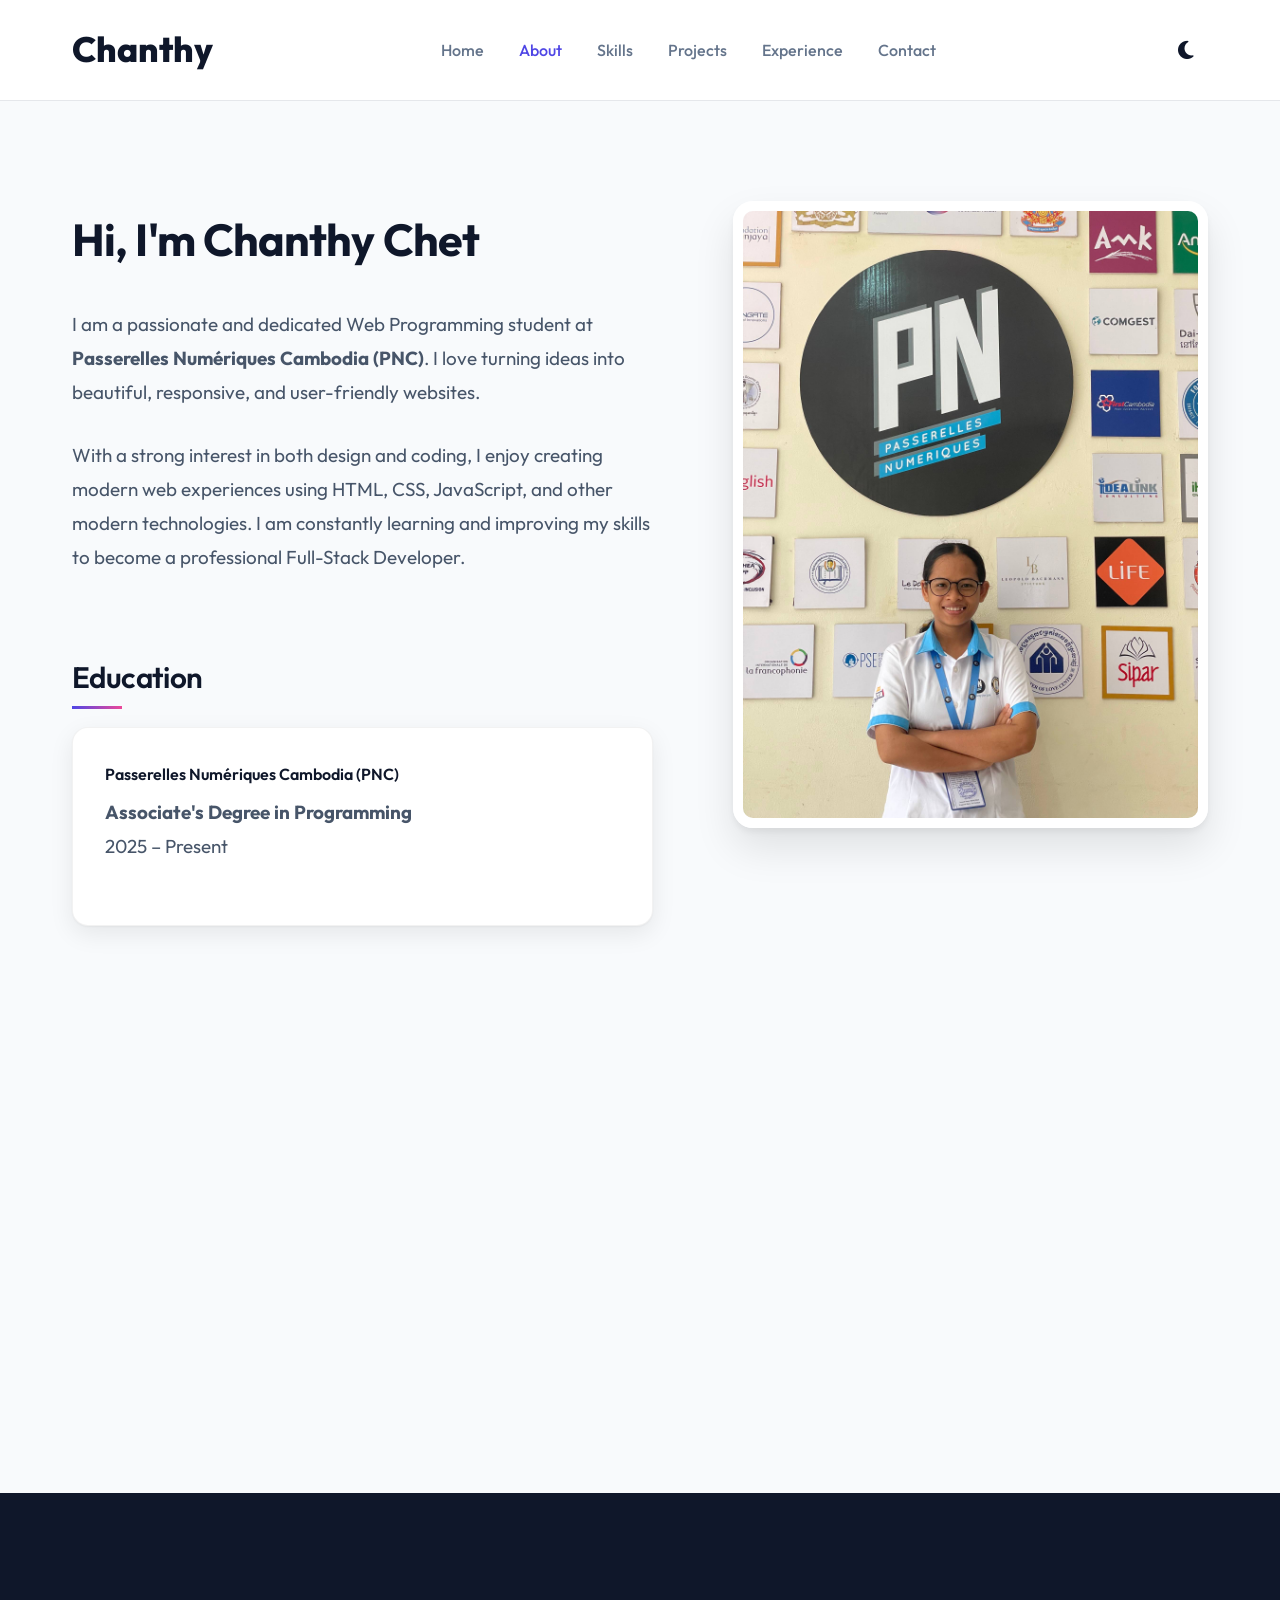
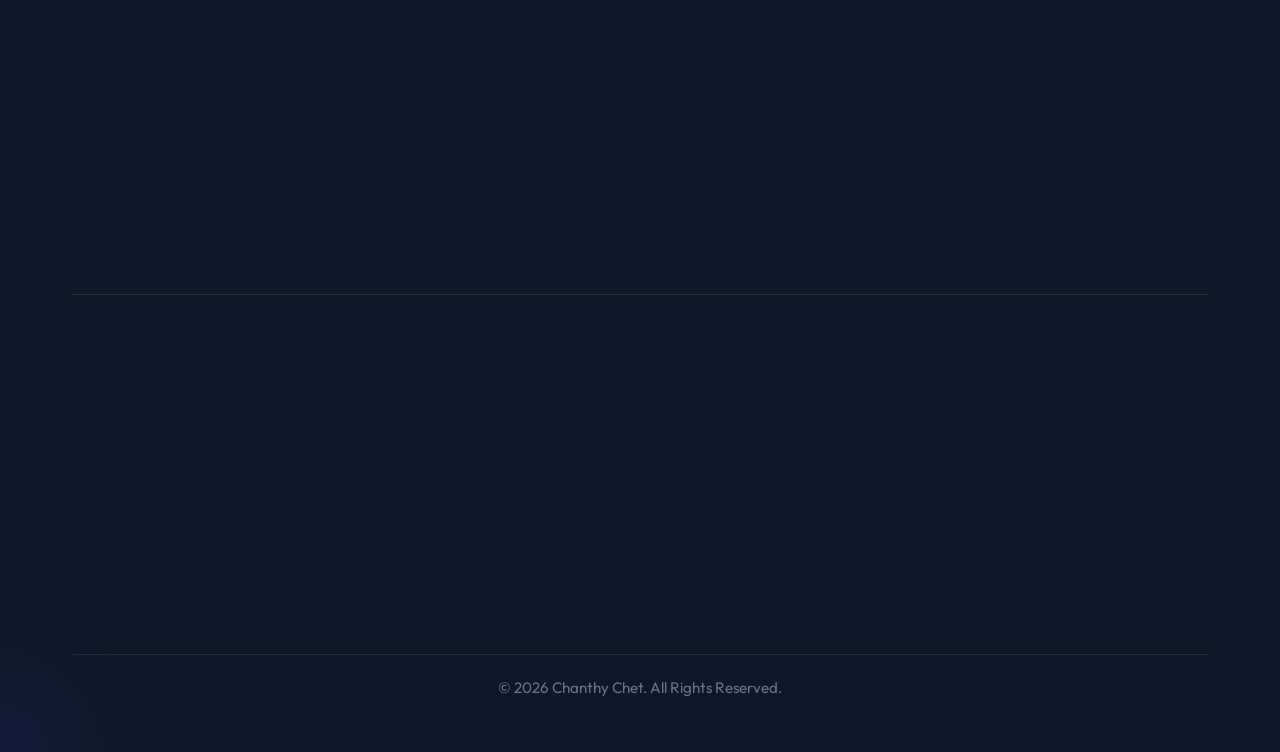
<file: pages/about.html>
<!DOCTYPE html>
<html lang="en">
<head>
    <meta charset="UTF-8">
    <meta name="viewport" content="width=device-width, initial-scale=1.0">
    <title>About | Chanthy Chet</title>
    <link rel="stylesheet" href="../css/about.css">
    <link rel="stylesheet" href="https://cdnjs.cloudflare.com/ajax/libs/font-awesome/6.5.0/css/all.min.css">
</head>
<body>
    <!-- Navigation -->
    <nav class="navbar">
        <div class="nav-container">
            <a href="../index.html" class="logo">Chanthy</a>
            <div class="nav-links" id="navLinks">
                <a href="../index.html">Home</a>
                <a href="about.html" class="active">About</a>
                <a href="skills.html">Skills</a>
                <a href="projects.html">Projects</a>
                <a href="experience.html">Experience</a>
                <a href="contact.html">Contact</a>
            </div>
            <button class="hamburger" id="hamburger" aria-label="Toggle menu"><i class="fas fa-bars"></i></button>
            <button class="theme-toggle" id="themeToggle" title="Toggle Dark Mode" aria-label="Toggle dark mode"><i class="fas fa-moon"></i></button>
        </div>
    </nav>



    <section class="about-content">
        <div class="container">
            <div class="about-grid">
                <!-- Left Column -->
                <div class="about-text">
                    <h2>Hi, I'm Chanthy Chet</h2>
                    <p>I am a passionate and dedicated Web Programming student at <strong>Passerelles Numériques Cambodia (PNC)</strong>. I love turning ideas into beautiful, responsive, and user-friendly websites.</p>
                    <p>With a strong interest in both design and coding, I enjoy creating modern web experiences using HTML, CSS, JavaScript, and other modern technologies. I am constantly learning and improving my skills to become a professional Full-Stack Developer.</p>
                    
                    <h3>Education</h3>
                    <div class="education-item">
                        <h4>Passerelles Numériques Cambodia (PNC)</h4>
                        <p><strong>Associate's Degree in Programming</strong><br>2025 – Present</p>
                    </div>
                    <div class="education-item">
                        <h4>Santecho 317 High School, Siem Reap</h4>
                        <p>Graduated in 2024</p>
                    </div>

                    <h3>Career Goals</h3>
                    <p>I aim to become a professional Full-Stack Web Developer and AI Engineer, specializing in building scalable web applications, integrating AI solutions, and delivering exceptional user experiences.</p>
                </div>

                <!-- Right Column -->
                <div class="about-image">
                    <img src="../assets/images/profile.jpg" alt="Chanthy Chet">
                </div>
            </div>
        </div>
    </section>

     <!-- Footer -->
    <footer class="footer-section">
        <div class="footer-container">
            
            <!-- Top Section -->
            <div class="footer-top">
                <!-- About Me -->
                <div class="footer-col">
                    <h3>About Me</h3>
                    <p>I'm Chanthy Chet, a passionate frontend web developer specializing in creating modern and responsive websites. I love coding, design, and making the web beautiful and functional.</p>
                </div>

                <!-- Quick Links -->
                <div class="footer-col">
                    <h3>Quick Links</h3>
                    <ul>
                        <li><a href="../index.html">• Home</a></li>
                        <li><a href="about.html">• About</a></li>
                        <li><a href="skills.html">• Skills</a></li>
                        <li><a href="projects.html">• Projects</a></li>
                        <li><a href="contact.html">• Contact</a></li>
                    </ul>
                </div>

                <!-- Contact Info -->
                <div class="footer-col">
                    <h3>Contact Info</h3>
                    <ul class="contact-list">
                        <li><span>Email:</span> <a href="mailto:cthy4313@gmail.com">cthy4313@gmail.com</a></li>
                        <li><span>Phone:</span> +855 86 663 272</li>
                        <li><span>Location:</span> Phnom Penh, Cambodia</li>
                    </ul>
                </div>

                <!-- Follow Me -->
                <div class="footer-col">
                    <h3>Follow Me</h3>
                    <div class="social-icons">
                        <a href="https://github.com/CHANthy-thy" target="_blank"><i class="fab fa-github"></i></a>
                        <a href="https://www.linkedin.com/in/chanthy-chet-0b4408387" target="_blank"><i class="fab fa-linkedin"></i></a>
                        <a href="https://wa.me/85586663272" target="_blank"><i class="fab fa-whatsapp"></i></a>
                    </div>
                </div>
            </div>

            <div class="divider"></div>

            <!-- Bottom Section -->
            <div class="footer-bottom">
                <!-- Services -->
                <div class="footer-col">
                    <h3>Services</h3>
                    <ul>
                        <li>Web Developer</li>
                        <li>Graphic Design</li>
                        <li>UI/UX Design</li>
                        <li>QA Tester</li>
                        <li>Project Manager</li>
                    </ul>
                </div>

                <!-- Skills -->
                <div class="footer-col">
                    <h3>Skills</h3>
                    <ul>
                        <li>HTML5 & CSS3</li>
                        <li>JavaScript (ES6+)</li>
                        <li>React.js</li>
                        <li>Responsive Design</li>
                        <li>Git & Version Control</li>
                    </ul>
                </div>

                <!-- Newsletter -->
                <div class="footer-col newsletter-col">
                    <h3>Newsletter</h3>
                    <p>Subscribe to get the latest updates and news.</p>
                    <form class="footer-form">
                        <input type="email" placeholder="Your email address" required>
                        <button type="submit">Subscribe</button>
                    </form>
                </div>
            </div>

            <!-- Copyright -->
            <div class="copyright">
                © 2026 Chanthy Chet. All Rights Reserved.
            </div>
        </div>
    </footer>

    <script src="../js/main.js"></script>
</body>
</html>
</file>
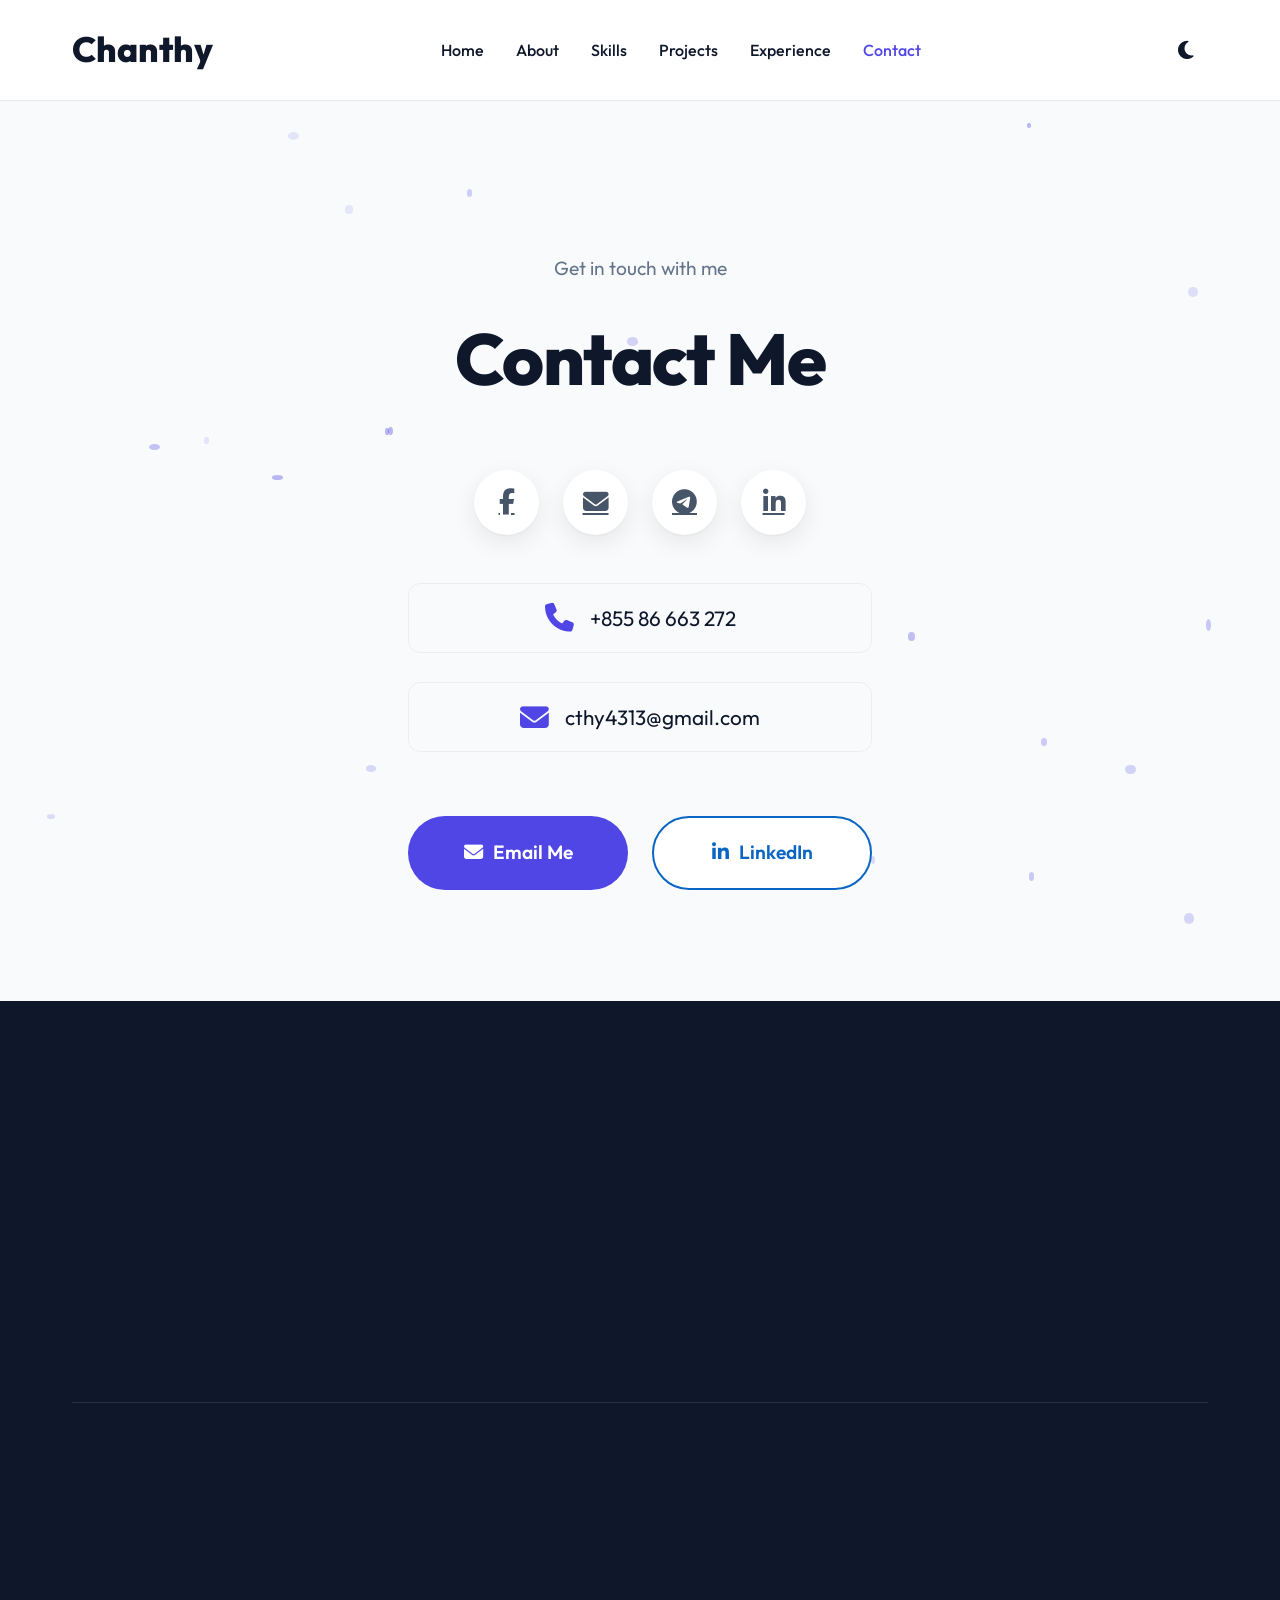
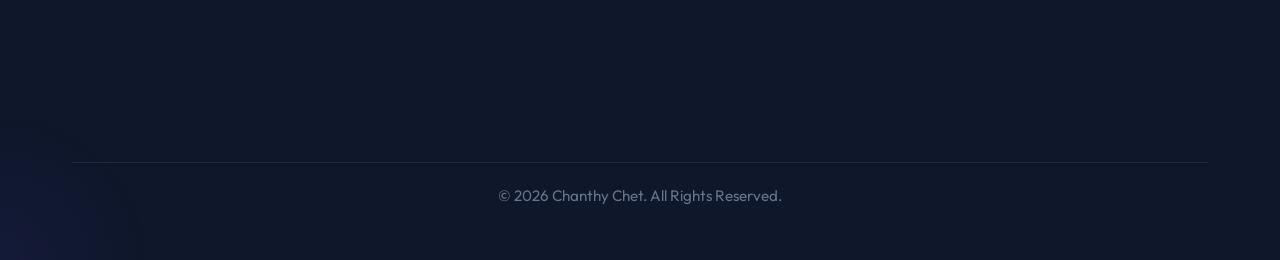
<file: pages/contact.html>
<!DOCTYPE html>
<html lang="en">
<head>
    <meta charset="UTF-8">
    <meta name="viewport" content="width=device-width, initial-scale=1.0">
    <title>Contact | Chanthy Chet</title>
    <link rel="stylesheet" href="../css/contact.css">
    <link rel="stylesheet" href="https://cdnjs.cloudflare.com/ajax/libs/font-awesome/6.5.0/css/all.min.css">
</head>
<body>
    <!-- Navigation -->
    <nav class="navbar">
        <div class="nav-container">
            <a href="../index.html" class="logo">Chanthy</a>
            <div class="nav-links" id="navLinks">
                <a href="../index.html">Home</a>
                <a href="about.html">About</a>
                <a href="skills.html">Skills</a>
                <a href="projects.html">Projects</a>
                <a href="experience.html">Experience</a>
                <a href="contact.html" class="active">Contact</a>
            </div>
            <button class="hamburger" id="hamburger" aria-label="Toggle menu"><i class="fas fa-bars"></i></button>
            <button class="theme-toggle" id="themeToggle" title="Toggle Dark Mode" aria-label="Toggle dark mode"><i class="fas fa-moon"></i></button>
        </div>
    </nav>

    <section class="contact-hero">
        <div class="container">
            <p class="get-in-touch">Get in touch with me</p>
            <h1>Contact Me</h1>

            <!-- Social Icons -->
            <div class="social-icons-top">
                <a href="https://www.facebook.com/share/18ey9axRV6/?mibextid=wwXIfr" target="_blank"><i class="fab fa-facebook-f"></i></a>
                <a href="mailto:cthy4313@gmail.com"><i class="fas fa-envelope"></i></a>
                <a href="https://t.me/chetchanthy" target="_blank"><i class="fab fa-telegram-plane"></i></a>
                <a href="https://www.linkedin.com/in/chanthy-chet-0b4408387" target="_blank"><i class="fab fa-linkedin-in"></i></a>
            </div>

            <!-- Contact Info -->
            <div class="contact-info">
                <div class="info-item">
                    <i class="fas fa-phone"></i>
                    <a href="tel:+85586663272">+855 86 663 272</a>
                </div>
                <div class="info-item">
                    <i class="fas fa-envelope"></i>
                    <a href="mailto:cthy4313@gmail.com">cthy4313@gmail.com</a>
                </div>
            </div>

            <!-- Big Action Buttons -->
            <div class="action-buttons">
                <a href="mailto:cthy4313@gmail.com" class="btn email-btn">
                    <i class="fas fa-envelope"></i> Email Me
                </a>
                <a href="https://www.linkedin.com/in/chanthy-chet-0b4408387" target="_blank" class="btn linkedin-btn">
                    <i class="fab fa-linkedin-in"></i> LinkedIn
                </a>
            </div>
        </div>
    </section>

     <!-- Footer -->
    <footer class="footer-section">
        <div class="footer-container">
            
            <!-- Top Section -->
            <div class="footer-top">
                <!-- About Me -->
                <div class="footer-col">
                    <h3>About Me</h3>
                    <p>I'm Chanthy Chet, a passionate frontend web developer specializing in creating modern and responsive websites. I love coding, design, and making the web beautiful and functional.</p>
                </div>

                <!-- Quick Links -->
                <div class="footer-col">
                    <h3>Quick Links</h3>
                    <ul>
                        <li><a href="../index.html">• Home</a></li>
                        <li><a href="about.html">• About</a></li>
                        <li><a href="skills.html">• Skills</a></li>
                        <li><a href="projects.html">• Projects</a></li>
                        <li><a href="contact.html">• Contact</a></li>
                    </ul>
                </div>

                <!-- Contact Info -->
                <div class="footer-col">
                    <h3>Contact Info</h3>
                    <ul class="contact-list">
                        <li><span>Email:</span> <a href="mailto:cthy4313@gmail.com">cthy4313@gmail.com</a></li>
                        <li><span>Phone:</span> +855 86 663 272</li>
                        <li><span>Location:</span> Phnom Penh, Cambodia</li>
                    </ul>
                </div>

                <!-- Follow Me -->
                <div class="footer-col">
                    <h3>Follow Me</h3>
                    <div class="social-icons">
                        <a href="https://github.com/CHANthy-thy" target="_blank"><i class="fab fa-github"></i></a>
                        <a href="https://www.linkedin.com/in/chanthy-chet-0b4408387" target="_blank"><i class="fab fa-linkedin"></i></a>
                        <a href="https://wa.me/85586663272" target="_blank"><i class="fab fa-whatsapp"></i></a>
                    </div>
                </div>
            </div>

            <div class="divider"></div>

            <!-- Bottom Section -->
            <div class="footer-bottom">
                <!-- Services -->
                <div class="footer-col">
                    <h3>Services</h3>
                    <ul>
                        <li>Web Developer</li>
                        <li>Graphic Design</li>
                        <li>UI/UX Design</li>
                        <li>QA Tester</li>
                        <li>Project Manager</li>
                    </ul>
                </div>

                <!-- Skills -->
                <div class="footer-col">
                    <h3>Skills</h3>
                    <ul>
                        <li>HTML5 & CSS3</li>
                        <li>JavaScript (ES6+)</li>
                        <li>React.js</li>
                        <li>Responsive Design</li>
                        <li>Git & Version Control</li>
                    </ul>
                </div>

                <!-- Newsletter -->
                <div class="footer-col newsletter-col">
                    <h3>Newsletter</h3>
                    <p>Subscribe to get the latest updates and news.</p>
                    <form class="footer-form">
                        <input type="email" placeholder="Your email address" required>
                        <button type="submit">Subscribe</button>
                    </form>
                </div>
            </div>

            <!-- Copyright -->
            <div class="copyright">
                © 2026 Chanthy Chet. All Rights Reserved.
            </div>
        </div>
    </footer>

    <script src="../js/main.js"></script>
</body>
</html>
</file>
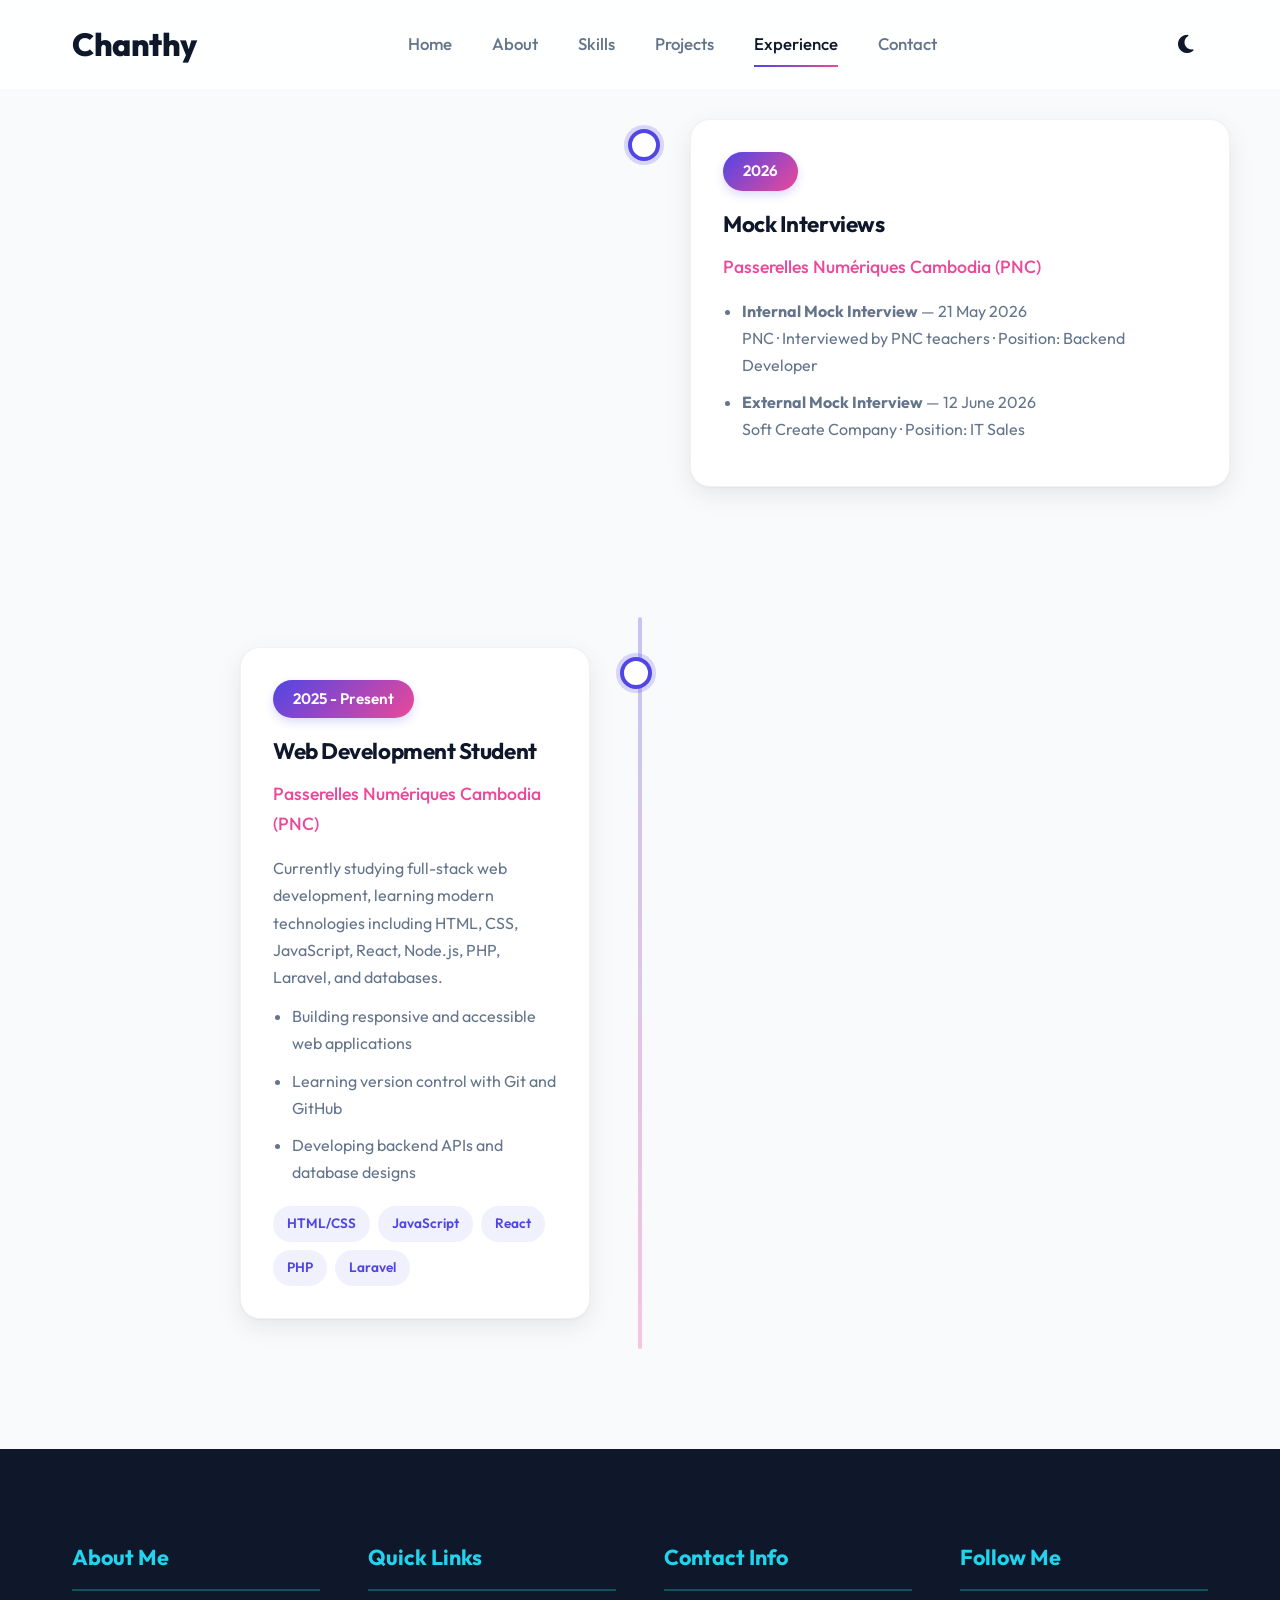
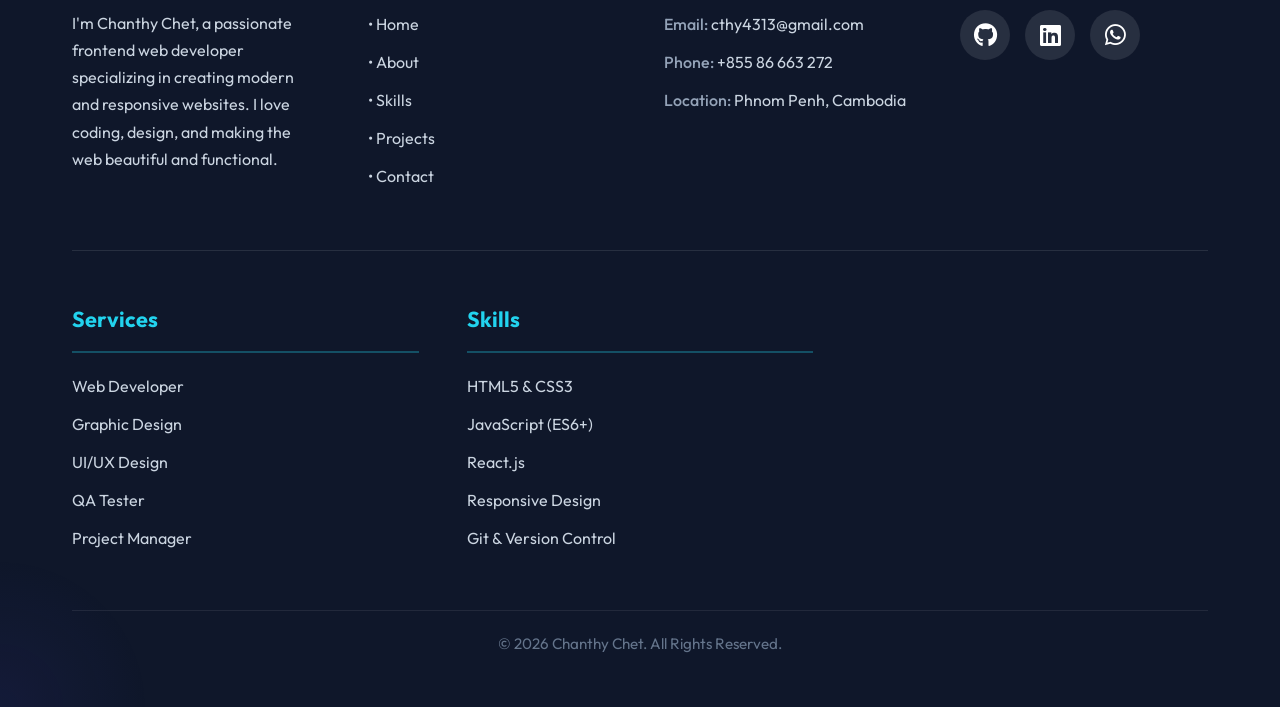
<file: pages/experience.html>
<!DOCTYPE html>
<html lang="en">
<head>
    <meta charset="UTF-8">
    <meta name="viewport" content="width=device-width, initial-scale=1.0">
    <title>Experience | Chanthy Chet</title>
    <link rel="stylesheet" href="../css/experience.css">
    <link rel="stylesheet" href="https://cdnjs.cloudflare.com/ajax/libs/font-awesome/6.5.0/css/all.min.css">
</head>
<body>
    <!-- Navigation -->
    <nav class="navbar">
        <div class="nav-container">
            <a href="../index.html" class="logo">Chanthy</a>
            <div class="nav-links" id="navLinks">
                <a href="../index.html">Home</a>
                <a href="about.html">About</a>
                <a href="skills.html">Skills</a>
                <a href="projects.html">Projects</a>
                <a href="experience.html" class="active">Experience</a>
                <a href="contact.html">Contact</a>
            </div>
            <button class="hamburger" id="hamburger" aria-label="Toggle menu"><i class="fas fa-bars"></i></button>
            <button class="theme-toggle" id="themeToggle" title="Toggle Dark Mode" aria-label="Toggle dark mode"><i class="fas fa-moon"></i></button>
        </div>
    </nav>


<div class="timeline-item">
    <div class="timeline-content">
        <span class="date">2026</span>
        <h3>Mock Interviews</h3>
        <p class="company">Passerelles Numériques Cambodia (PNC)</p>
        <ul>
            <li>
                <strong>Internal Mock Interview</strong> — 21 May 2026 <br>
                PNC · Interviewed by PNC teachers · Position: Backend Developer
            </li>
            <li>
                <strong>External Mock Interview</strong> — 12 June 2026 <br>
                Soft Create Company · Position: IT Sales
            </li>
        </ul>
    </div>
</div>

    <section class="experience-section">
        <div class="container">
            <div class="timeline">
                <div class="timeline-item">
                    <div class="timeline-content">
                        <span class="date">2025 - Present</span>
                        <h3>Web Development Student</h3>
                        <p class="company">Passerelles Numériques Cambodia (PNC)</p>
                        <p>Currently studying full-stack web development, learning modern technologies including HTML, CSS, JavaScript, React, Node.js, PHP, Laravel, and databases.</p>
                        <ul>
                            <li>Building responsive and accessible web applications</li>
                            <li>Learning version control with Git and GitHub</li>
                            <li>Developing backend APIs and database designs</li>
                        </ul>
                        <div class="tags">
                            <span class="tag">HTML/CSS</span>
                            <span class="tag">JavaScript</span>
                            <span class="tag">React</span>
                            <span class="tag">PHP</span>
                            <span class="tag">Laravel</span>
                        </div>
                    </div>
                </div>

                
            </div>
        </div>
    </section>

     <!-- Footer -->
    <footer class="footer-section">
        <div class="footer-container">
            
            <!-- Top Section -->
            <div class="footer-top">
                <!-- About Me -->
                <div class="footer-col">
                    <h3>About Me</h3>
                    <p>I'm Chanthy Chet, a passionate frontend web developer specializing in creating modern and responsive websites. I love coding, design, and making the web beautiful and functional.</p>
                </div>

                <!-- Quick Links -->
                <div class="footer-col">
                    <h3>Quick Links</h3>
                    <ul>
                        <li><a href="../index.html">• Home</a></li>
                        <li><a href="about.html">• About</a></li>
                        <li><a href="skills.html">• Skills</a></li>
                        <li><a href="projects.html">• Projects</a></li>
                        <li><a href="contact.html">• Contact</a></li>
                    </ul>
                </div>

                <!-- Contact Info -->
                <div class="footer-col">
                    <h3>Contact Info</h3>
                    <ul class="contact-list">
                        <li><span>Email:</span> <a href="mailto:cthy4313@gmail.com">cthy4313@gmail.com</a></li>
                        <li><span>Phone:</span> +855 86 663 272</li>
                        <li><span>Location:</span> Phnom Penh, Cambodia</li>
                    </ul>
                </div>

                <!-- Follow Me -->
                <div class="footer-col">
                    <h3>Follow Me</h3>
                    <div class="social-icons">
                        <a href="https://github.com/CHANthy-thy" target="_blank"><i class="fab fa-github"></i></a>
                        <a href="https://www.linkedin.com/in/chanthy-chet-0b4408387" target="_blank"><i class="fab fa-linkedin"></i></a>
                        <a href="https://wa.me/85586663272" target="_blank"><i class="fab fa-whatsapp"></i></a>
                    </div>
                </div>
            </div>

            <div class="divider"></div>

            <!-- Bottom Section -->
            <div class="footer-bottom">
                <!-- Services -->
                <div class="footer-col">
                    <h3>Services</h3>
                    <ul>
                        <li>Web Developer</li>
                        <li>Graphic Design</li>
                        <li>UI/UX Design</li>
                        <li>QA Tester</li>
                        <li>Project Manager</li>
                    </ul>
                </div>

                <!-- Skills -->
                <div class="footer-col">
                    <h3>Skills</h3>
                    <ul>
                        <li>HTML5 & CSS3</li>
                        <li>JavaScript (ES6+)</li>
                        <li>React.js</li>
                        <li>Responsive Design</li>
                        <li>Git & Version Control</li>
                    </ul>
                </div>

                <!-- Newsletter -->
                <div class="footer-col newsletter-col">
                    <h3>Newsletter</h3>
                    <p>Subscribe to get the latest updates and news.</p>
                    <form class="footer-form">
                        <input type="email" placeholder="Your email address" required>
                        <button type="submit">Subscribe</button>
                    </form>
                </div>
            </div>

            <!-- Copyright -->
            <div class="copyright">
                © 2026 Chanthy Chet. All Rights Reserved.
            </div>
        </div>
    </footer>

    <script src="../js/main.js"></script>
</body>
</html>
</file>
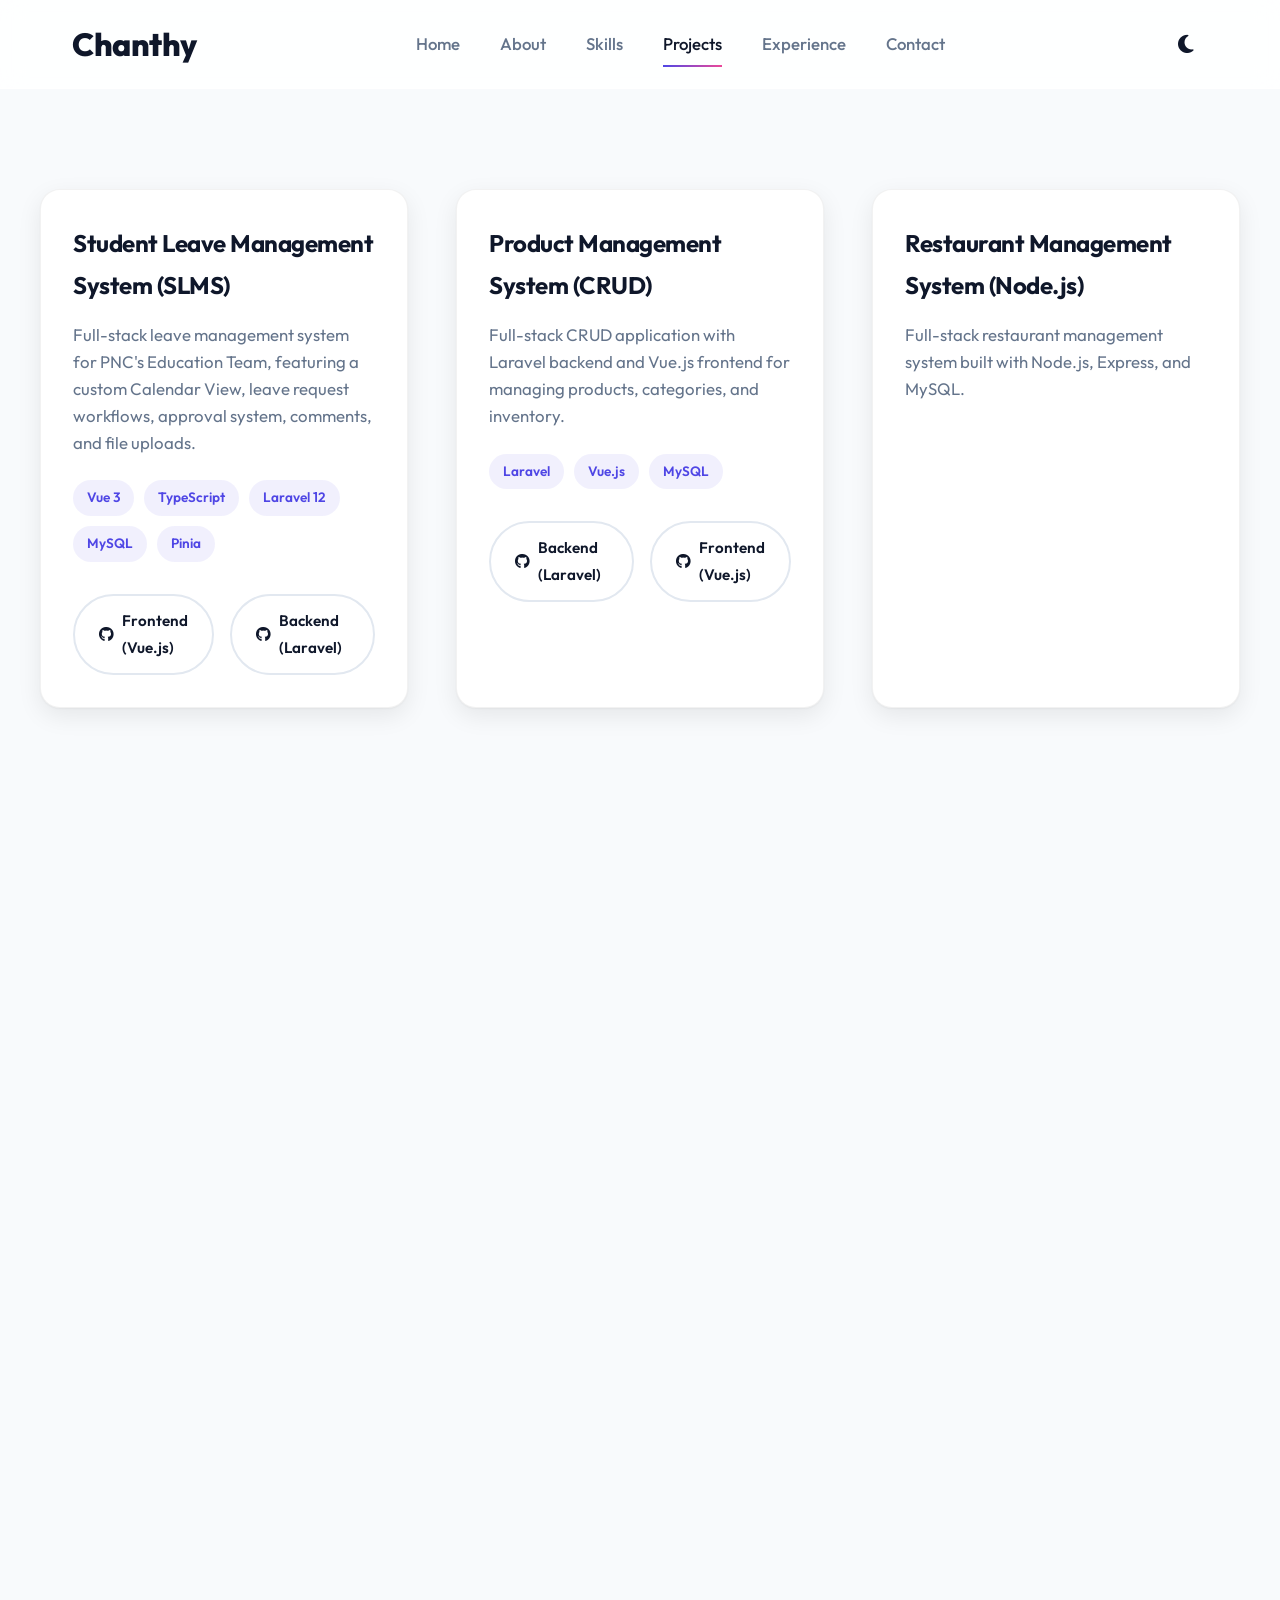
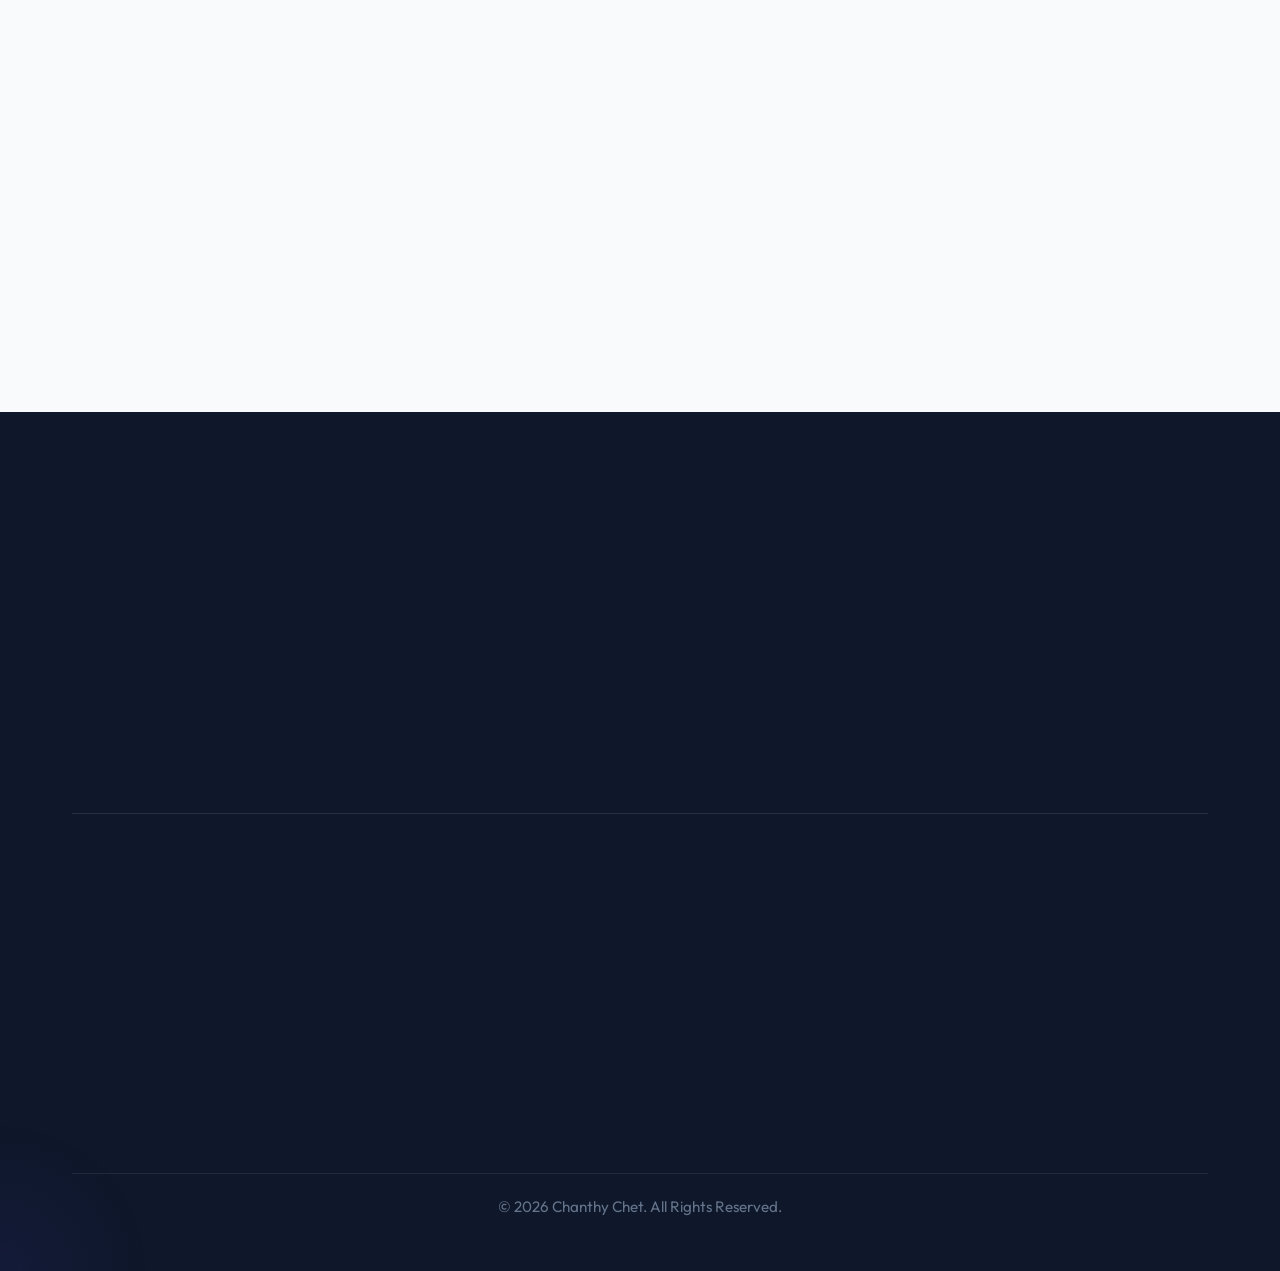
<file: pages/projects.html>
<!DOCTYPE html>
<html lang="en">
<head>
    <meta charset="UTF-8">
    <meta name="viewport" content="width=device-width, initial-scale=1.0">
    <title>Projects | Chanthy Chet</title>
    <link rel="stylesheet" href="../css/projects.css">
    <link rel="stylesheet" href="https://cdnjs.cloudflare.com/ajax/libs/font-awesome/6.5.0/css/all.min.css">
</head>
<body>
    <!-- Navigation -->
    <nav class="navbar">
        <div class="nav-container">
            <a href="../index.html" class="logo">Chanthy</a>
            <div class="nav-links" id="navLinks">
                <a href="../index.html">Home</a>
                <a href="about.html">About</a>
                <a href="skills.html">Skills</a>
                <a href="projects.html" class="active">Projects</a>
                <a href="experience.html">Experience</a>
                <a href="contact.html">Contact</a>
            </div>
            <button class="hamburger" id="hamburger" aria-label="Toggle menu"><i class="fas fa-bars"></i></button>
            <button class="theme-toggle" id="themeToggle" title="Toggle Dark Mode" aria-label="Toggle dark mode"><i class="fas fa-moon"></i></button>
        </div>
    </nav>



    <section class="projects-section">
        <div class="container">
            <div class="projects-grid">
                <!-- Student Leave Management System (SLMS) -->
                 <div class="project-card">
                     <div class="project-image"></div>
                     <div class="project-info">
                         <h3>Student Leave Management System (SLMS)</h3>
                         <p>Full-stack leave management system for PNC's Education Team, featuring a custom Calendar View, leave request workflows, approval system, comments, and file uploads.</p>
                         <div class="tech-stack">
                             <span>Vue 3</span>
                             <span>TypeScript</span>
                             <span>Laravel 12</span>
                             <span>MySQL</span>
                             <span>Pinia</span>
                         </div>
                         <div class="project-links">
                             <a href="https://github.com/G10-SLMS/G10-SLMS-FRONT" target="_blank" class="btn github">
                                 <i class="fab fa-github"></i> Frontend (Vue.js)
                             </a>
                             <a href="https://github.com/G10-SLMS/G10-SLMS-BACK" target="_blank" class="btn github">
                                 <i class="fab fa-github"></i> Backend (Laravel)
                             </a>
                         </div>
                     </div>
                 </div>


                <!-- Product Management System (Laravel + Vue.js) -->
                <div class="project-card">
                    <div class="project-image"></div>
                    <div class="project-info">
                        <h3>Product Management System (CRUD)</h3>
                        <p>Full-stack CRUD application with Laravel backend and Vue.js frontend for managing products, categories, and inventory.</p>
                        <div class="tech-stack">
                            <span>Laravel</span>
                            <span>Vue.js</span>
                            <span>MySQL</span>
                        </div>
                        <div class="project-links">
                            <a href="https://github.com/CHANthy-thy/backend-product" target="_blank" class="btn github">
                                <i class="fab fa-github"></i> Backend (Laravel)
                            </a>
                            <a href="https://github.com/CHANthy-thy/fronted-product" target="_blank" class="btn github">
                                <i class="fab fa-github"></i> Frontend (Vue.js)
                            </a>
                        </div>
                    </div>
                </div>

                <!-- New Project - Node.js Restaurant (Placed at the top) -->
                <div class="project-card">
                    <div class="project-image"></div>
                    <div class="project-info">
                        <h3>Restaurant Management System (Node.js)</h3>
                        <p>Full-stack restaurant management system built with Node.js, Express, and MySQL.</p>
                        <div class="tech-stack">
                            <span>Node.js</span>
                            <span>Express</span>
                            <span>MySQL</span>
                        </div>
                        <div class="project-links">
                            <a href="https://github.com/Yahoo-football/Node_Project_Restaurants" target="_blank" class="btn github">
                                <i class="fab fa-github"></i> Source Code
                            </a>
                        </div>
                    </div>
                </div>

                <!-- Project 1 -->
                <div class="project-card">
                    <div class="project-image"></div>
                    <div class="project-info">
                        <h3>Prey Lang Coffee POS System (VC1)</h3>
                        <p>Developed and tested Coffee POS system using React and Laravel MySQL</p>
                        <div class="tech-stack">
                            <span>React</span>
                            <span>Laravel</span>
                        </div>
                        <div class="project-links">
                            <a href="https://preylang-coffee-pos.shop" target="_blank" class="btn live">Live Demo</a>
                        </div>
                    </div>
                </div>

                <!-- Project 2 -->
                <div class="project-card">
                    <div class="project-image"></div>
                    <div class="project-info">
                        <h3>QA Testing Practice</h3>
                        <p>Tested Kahoot and PNC website, created test cases, bug reports, and usability checks.</p>
                        <div class="tech-stack">
                            <span>QA</span>
                            <span>Testing</span>
                        </div>
                        <div class="project-links">
                            <a href="https://docs.google.com/spreadsheets/d/17OufPcQMGfCCV6n5oONb1FjNvcbuKyo5vKmjvS3j4H0/edit?gid=0#gid=0" target="_blank" class="btn live">Test Report</a>
                        </div>
                    </div>
                </div>

                <!-- Project 3 -->
                <div class="project-card">
                    <div class="project-image"></div>
                    <div class="project-info">
                        <h3>Task Management System</h3>
                        <p>Interactive task manager built using HTML, CSS, and JavaScript.</p>
                        <div class="tech-stack">
                            <span>HTML</span>
                            <span>CSS</span>
                            <span>JavaScript</span>
                        </div>
                        <div class="project-links">
                            <a href="https://javascript-project-task.vercel.app/#" target="_blank" class="btn live">Live Demo</a>
                        </div>
                    </div>
                </div>

                <!-- Project 4 -->
                <div class="project-card">
                    <div class="project-image"></div>
                    <div class="project-info">
                        <h3>Transport Brand Website</h3>
                        <p>Responsive business website with structured layout and navigation.</p>
                        <div class="tech-stack">
                            <span>Web Design</span>
                        </div>
                        <div class="project-links">
                            <a href="https://transport-brandcar.vercel.app/index.html" target="_blank" class="btn live">Live Demo</a>
                        </div>
                    </div>
                </div>

                <!-- Project 5 -->
                <div class="project-card">
                    <div class="project-image"></div>
                    <div class="project-info">
                        <h3>Personal Portfolio Website</h3>
                        <p>Responsive personal portfolio showcasing projects and skills.</p>
                        <div class="tech-stack">
                            <span>Frontend</span>
                            <span>Portfolio</span>
                        </div>
                        <div class="project-links">
                            <a href="https://portfolio-nu-seven-90.vercel.app/" target="_blank" class="btn live">Live Demo</a>
                        </div>
                    </div>
                </div>

                <!-- Project 6 -->
                <div class="project-card">
                    <div class="project-image"></div>
                    <div class="project-info">
                        <h3>Tic Tac Toe Game (Python)</h3>
                        <p>Python-based logic game demonstrating algorithm and problem-solving skills.</p>
                        <div class="tech-stack">
                            <span>Python</span>
                            <span>Logic</span>
                        </div>
                        <div class="project-links">
                            <a href="https://github.com/CHANthy-thy/Tic-Tac-Toe" target="_blank" class="btn github"><i class="fab fa-github"></i> Source Code</a>
                        </div>
                    </div>
                </div>

                 <!-- Project 7 -->
                 <div class="project-card">
                     <div class="project-image"></div>
                     <div class="project-info">
                         <h3>Gym Online UX/UI</h3>
                         <p>Designed a fitness platform interface including scheduling, user tracking, and layout flow in Figma.</p>
                         <div class="tech-stack">
                             <span>UX/UI</span>
                             <span>Figma</span>
                         </div>
                         <div class="project-links">
                             <a href="https://www.figma.com/design/nKoZdfIO5idKPmCs2PAKCo/Design-Project-Gym-online?node-id=0-1" target="_blank" class="btn live">View Design</a>
                         </div>
                     </div>
                 </div>

                 

             </div>
        </div>
    </section>

     <!-- Footer -->
    <footer class="footer-section">
        <div class="footer-container">
            
            <!-- Top Section -->
            <div class="footer-top">
                <!-- About Me -->
                <div class="footer-col">
                    <h3>About Me</h3>
                    <p>I'm Chanthy Chet, a passionate frontend web developer specializing in creating modern and responsive websites. I love coding, design, and making the web beautiful and functional.</p>
                </div>

                <!-- Quick Links -->
                <div class="footer-col">
                    <h3>Quick Links</h3>
                    <ul>
                        <li><a href="../index.html">• Home</a></li>
                        <li><a href="about.html">• About</a></li>
                        <li><a href="skills.html">• Skills</a></li>
                        <li><a href="projects.html">• Projects</a></li>
                        <li><a href="contact.html">• Contact</a></li>
                    </ul>
                </div>

                <!-- Contact Info -->
                <div class="footer-col">
                    <h3>Contact Info</h3>
                    <ul class="contact-list">
                        <li><span>Email:</span> <a href="mailto:cthy4313@gmail.com">cthy4313@gmail.com</a></li>
                        <li><span>Phone:</span> +855 86 663 272</li>
                        <li><span>Location:</span> Phnom Penh, Cambodia</li>
                    </ul>
                </div>

                <!-- Follow Me -->
                <div class="footer-col">
                    <h3>Follow Me</h3>
                    <div class="social-icons">
                        <a href="https://github.com/CHANthy-thy" target="_blank"><i class="fab fa-github"></i></a>
                        <a href="https://www.linkedin.com/in/chanthy-chet-0b4408387" target="_blank"><i class="fab fa-linkedin"></i></a>
                        <a href="https://wa.me/85586663272" target="_blank"><i class="fab fa-whatsapp"></i></a>
                    </div>
                </div>
            </div>

            <div class="divider"></div>

            <!-- Bottom Section -->
            <div class="footer-bottom">
                <!-- Services -->
                <div class="footer-col">
                    <h3>Services</h3>
                    <ul>
                        <li>Web Developer</li>
                        <li>Graphic Design</li>
                        <li>UI/UX Design</li>
                        <li>QA Tester</li>
                        <li>Project Manager</li>
                    </ul>
                </div>

                <!-- Skills -->
                <div class="footer-col">
                    <h3>Skills</h3>
                    <ul>
                        <li>HTML5 & CSS3</li>
                        <li>JavaScript (ES6+)</li>
                        <li>React.js</li>
                        <li>Responsive Design</li>
                        <li>Git & Version Control</li>
                    </ul>
                </div>

                <!-- Newsletter -->
                <div class="footer-col newsletter-col">
                    <h3>Newsletter</h3>
                    <p>Subscribe to get the latest updates and news.</p>
                    <form class="footer-form">
                        <input type="email" placeholder="Your email address" required>
                        <button type="submit">Subscribe</button>
                    </form>
                </div>
            </div>

            <!-- Copyright -->
            <div class="copyright">
                © 2026 Chanthy Chet. All Rights Reserved.
            </div>
        </div>
    </footer>

    <script src="../js/main.js"></script>
</body>
</html>
</file>
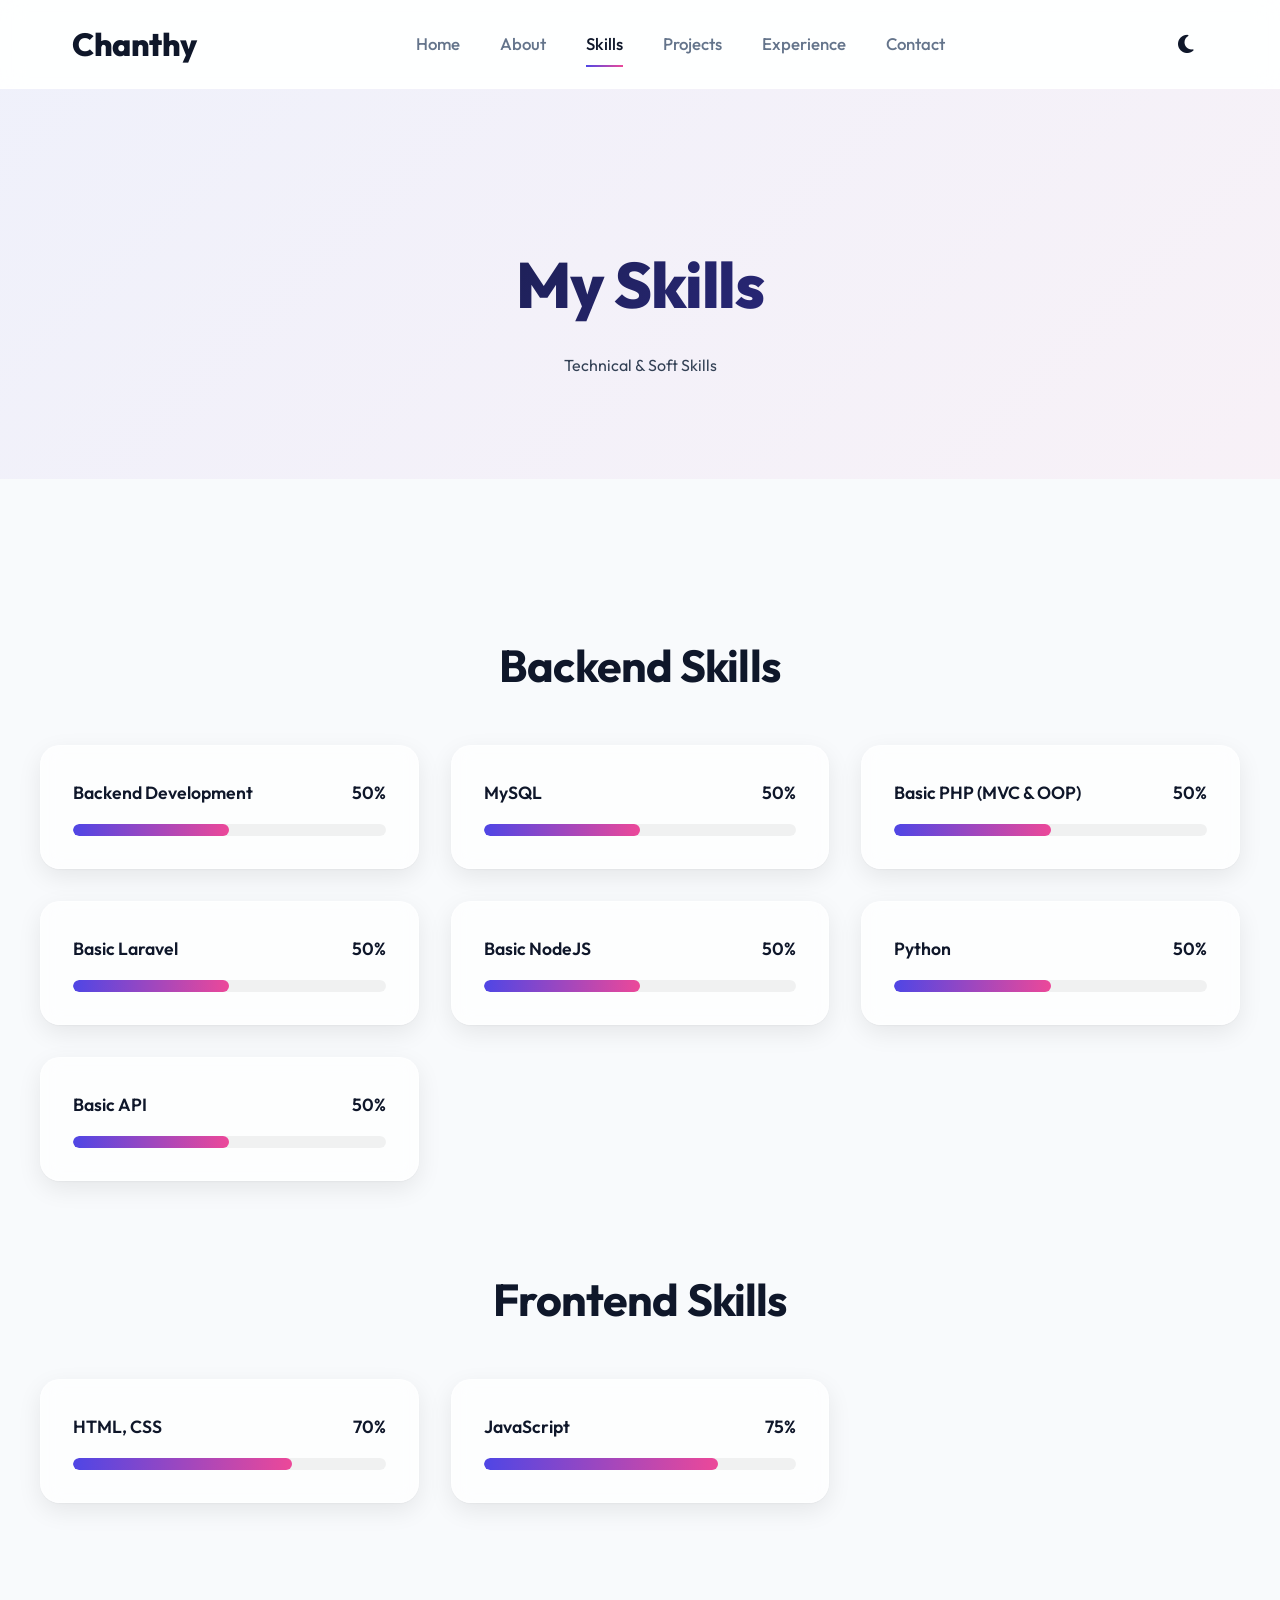
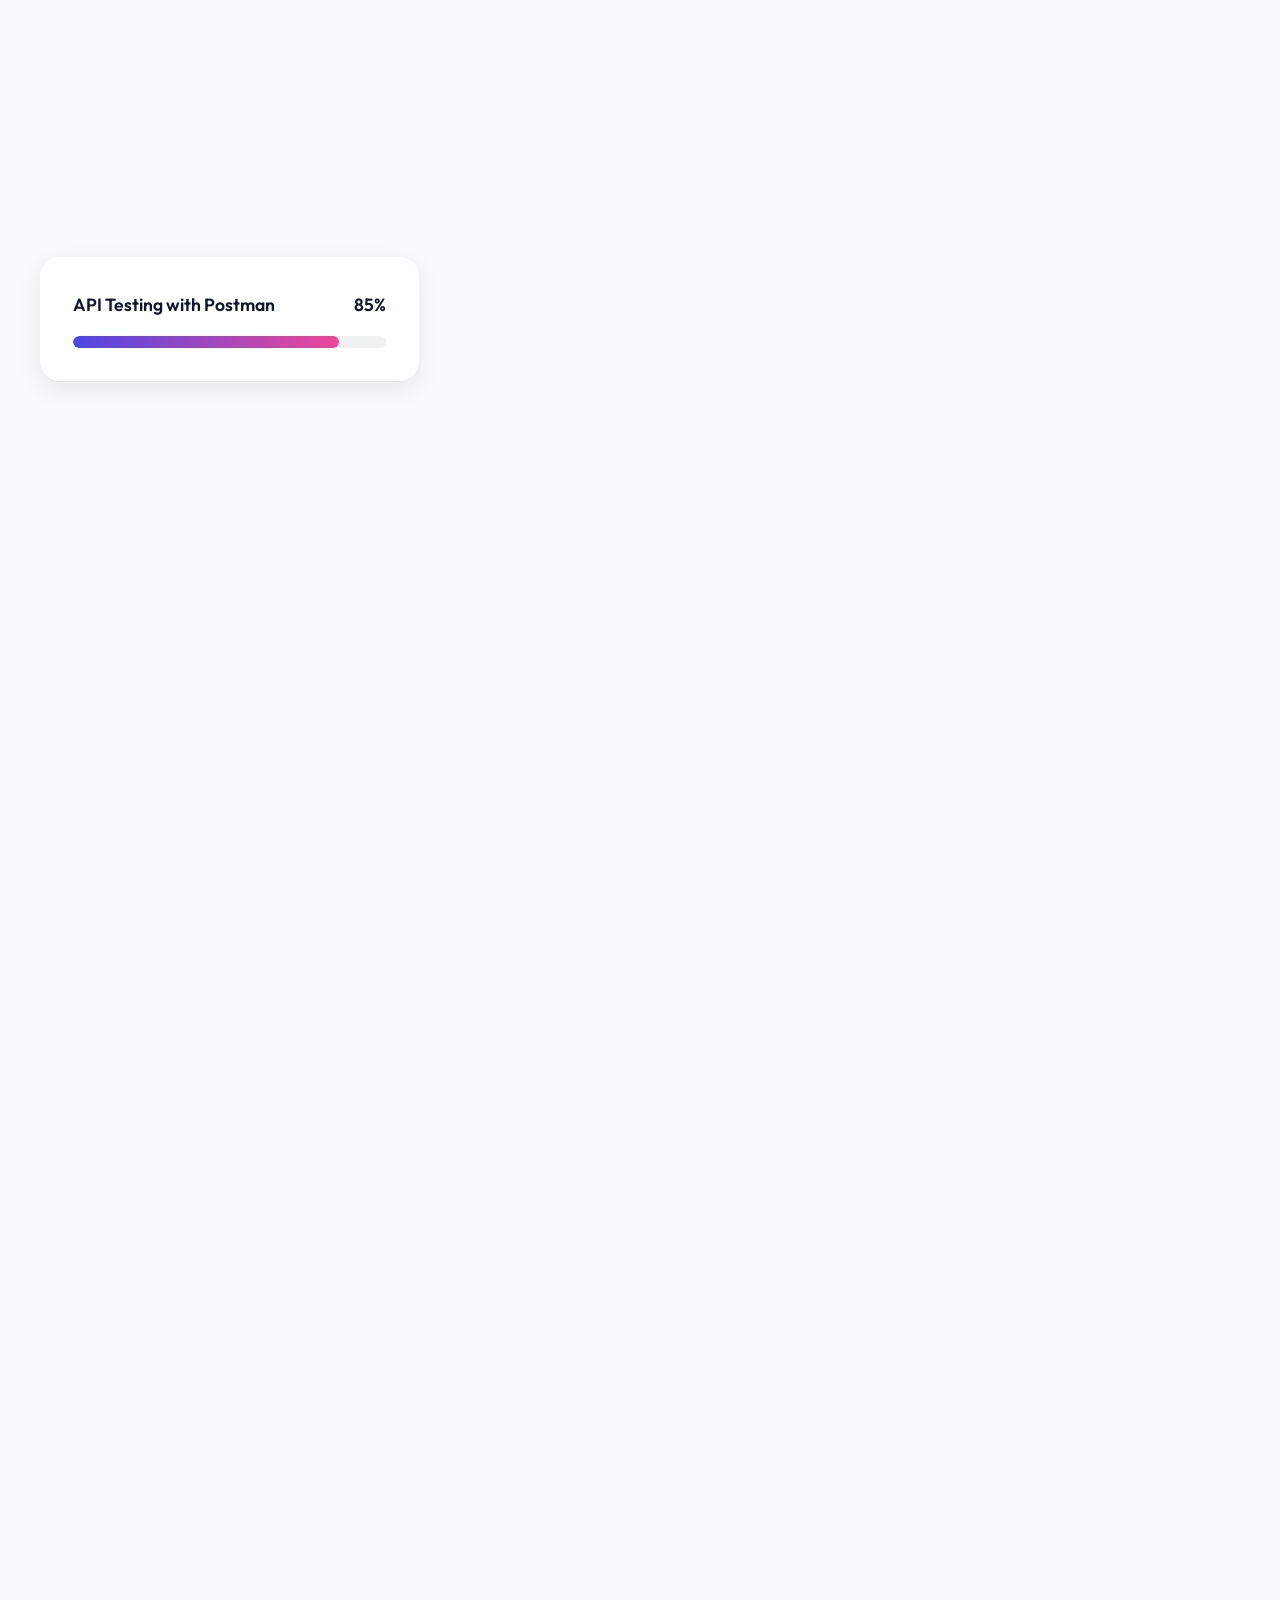
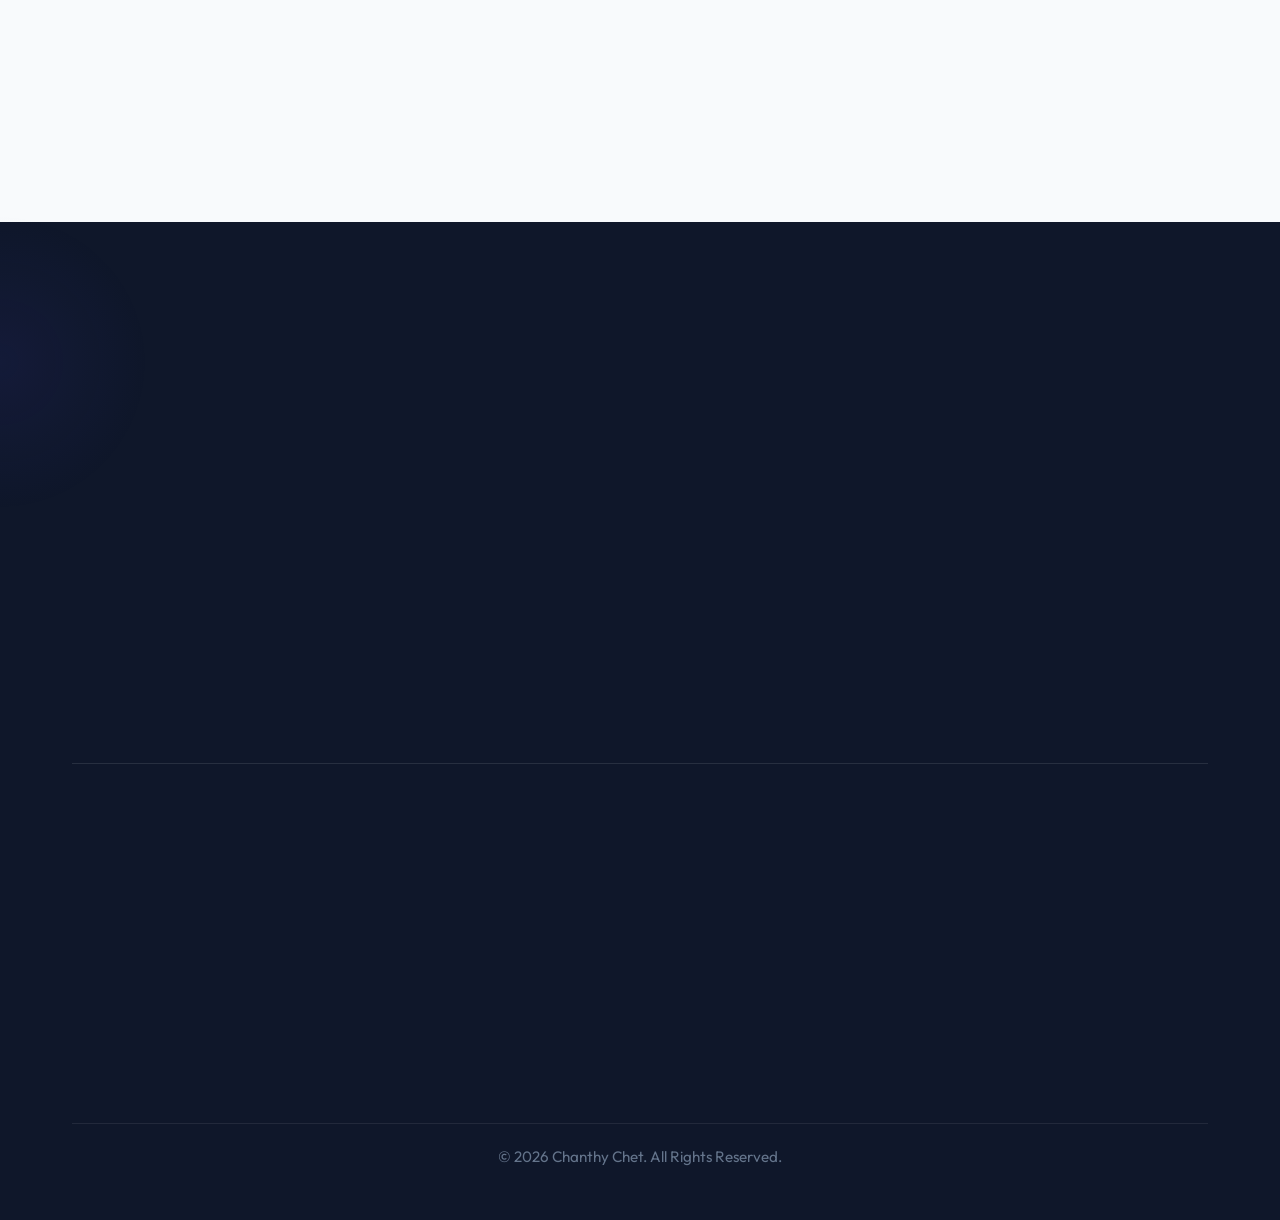
<file: pages/skills.html>
<!DOCTYPE html>
<html lang="en">
<head>
    <meta charset="UTF-8">
    <meta name="viewport" content="width=device-width, initial-scale=1.0">
    <title>Skills | Chanthy Chet</title>
    <link rel="stylesheet" href="../css/skills.css">
    <link rel="stylesheet" href="https://cdnjs.cloudflare.com/ajax/libs/font-awesome/6.5.0/css/all.min.css">
</head>
<body>
    <!-- Navigation -->
    <nav class="navbar">
        <div class="nav-container">
            <a href="../index.html" class="logo">Chanthy</a>
            <div class="nav-links" id="navLinks">
                <a href="../index.html">Home</a>
                <a href="about.html">About</a>
                <a href="skills.html" class="active">Skills</a>
                <a href="projects.html">Projects</a>
                <a href="experience.html">Experience</a>
                <a href="contact.html">Contact</a>
            </div>
            <button class="hamburger" id="hamburger" aria-label="Toggle menu"><i class="fas fa-bars"></i></button>
            <button class="theme-toggle" id="themeToggle" title="Toggle Dark Mode" aria-label="Toggle dark mode"><i class="fas fa-moon"></i></button>
        </div>
    </nav>

    <section class="skills-hero">
        <div class="container">
            <h1>My Skills</h1>
            <p>Technical & Soft Skills</p>
        </div>
    </section>

    <section class="skills-section">
        <div class="container">

            <!-- Backend Skills -->
            <h2>Backend Skills</h2>
            <div class="skills-grid" id="backendSkills"></div>

            <!-- Frontend Skills -->
            <h2>Frontend Skills</h2>
            <div class="skills-grid" id="frontendSkills"></div>

            <!-- Testing Skills -->
            <h2>Testing Skills</h2>
            <div class="skills-grid" id="testingSkills"></div>

            <!-- Development Tools -->
            <h2>Development Tools</h2>
            <div class="skills-grid" id="devTools"></div>

            <!-- Productivity & Data Tools -->
            <h2>Productivity & Data Tools</h2>
            <div class="skills-grid" id="productivityTools"></div>

            <!-- UX/UI & Graphic Design -->
            <h2>UX/UI & Graphic Design</h2>
            <div class="skills-grid" id="designTools"></div>

            <!-- Interests -->
            <h2>Interests</h2>
            <div class="skills-grid" id="interests"></div>

            <!-- Soft Skills -->
            <h2>Soft Skills</h2>
            <div class="soft-skills">
                <div class="soft-skill">Communication</div>
                <div class="soft-skill">Teamwork</div>
                <div class="soft-skill">Problem Solving</div>
                <div class="soft-skill">Time Management</div>
                <div class="soft-skill">Adaptability</div>
                <div class="soft-skill">Critical Thinking</div>
                <div class="soft-skill">Leadership</div>
                <div class="soft-skill">Creativity</div>
                <div class="soft-skill">Speaking / Presentation</div>
            </div>

            <!-- AI Tools -->
            <h2>AI Tools I Use</h2>
            <div class="ai-tools-grid">
                <div class="ai-tool">ChatGPT</div>
                <div class="ai-tool">Gemini</div>
                <div class="ai-tool">Claude</div>
                <div class="ai-tool">Grok</div>
                <div class="ai-tool">GitHub Copilot</div>
                <div class="ai-tool">Leonardo AI</div>
                <div class="ai-tool">Canva AI</div>
                <div class="ai-tool">Figma AI</div>
            </div>
        </div>
    </section>

    <!-- Footer (Same as Home) -->
    <footer class="footer-section">
      <!-- អ្នកអាចបិទ Footer ពី home ឬ about មកប្រើ ខ្ញុំណែនាំឱ្យប្រើ Footer ដែលស៊ីសង្វាក់គ្នា -->
    </footer>

    <script src="../js/main.js"></script>
    <script>
        // ==================== SKILLS DATA ====================

        const backendSkills = [
            { name: "Backend Development", level: "50" },
            { name: "MySQL", level: "50" },
            { name: "Basic PHP (MVC & OOP)", level: "50" },
            { name: "Basic Laravel", level: "50" },
            { name: "Basic NodeJS", level: "50" },
            { name: "Python", level: "50" },
            { name: "Basic API", level: "50" }
        ];

        const frontendSkills = [
            { name: "HTML, CSS", level: "70" },
            { name: "JavaScript", level: "75" },
            { name: "Tailwind CSS, Bootstrap 5", level: "60" },
            { name: "Vue.js", level: "50" },
            { name: "Basic React JS", level: "50" }
        ];

        const testingSkills = [
            { name: "API Testing with Postman", level: "85" },
            { name: "Thunder Client", level: "80" },
            { name: "Bug Reporting (Jira, GitHub Board)", level: "80" },
            { name: "STLC & Test Case Writing", level: "85" }
        ];

        const devTools = [
            { name: "GitHub", level: "85" },
            { name: "MobaXterm", level: "50" },
            { name: "Ubuntu", level: "50" },
            { name: "VMware", level: "50" },
            { name: "AWS EC2", level: "50" },
            { name: "Docker", level: "50" },
            { name: "Netlify / Vercel", level: "100" }
        ];

        const productivityTools = [
            { name: "Microsoft Word", level: "90" },
            { name: "Microsoft Excel", level: "85" },
            { name: "Microsoft PowerPoint", level: "85" },
            { name: "Power BI", level: "50" },
            { name: "Looker Studio", level: "50" }
        ];

        const designTools = [
            { name: "Figma", level: "80" },
            { name: "Canva", level: "85" },
            { name: "UI/UX Design", level: "80" },
            { name: "Graphic Design", level: "80" }
        ];

        const interests = [
            { name: "QA Tester", level: "85" },
            { name: "Web & UI/UX Design", level: "85" },
            { name: "DevOps", level: "70" },
            { name: "IT Sales", level: "75" }
        ];

        function renderSkills(skillsArray, containerId) {
            const container = document.getElementById(containerId);
            container.innerHTML = ''; // Clear previous
            skillsArray.forEach(skill => {
                const div = document.createElement('div');
                div.className = 'skill-card';
                div.innerHTML = `
                    <div class="skill-info">
                        <span>${skill.name}</span>
                        <span>${skill.level}%</span>
                    </div>
                    <div class="progress-bar">
                        <div class="progress" style="width: ${skill.level}%"></div>
                    </div>
                `;
                container.appendChild(div);
            });
        }

        // Render all skills
        renderSkills(backendSkills, 'backendSkills');
        renderSkills(frontendSkills, 'frontendSkills');
        renderSkills(testingSkills, 'testingSkills');
        renderSkills(devTools, 'devTools');
        renderSkills(productivityTools, 'productivityTools');
        renderSkills(designTools, 'designTools');
        renderSkills(interests, 'interests');
    </script>
     <!-- Footer -->
    <footer class="footer-section">
        <div class="footer-container">
            
            <!-- Top Section -->
            <div class="footer-top">
                <!-- About Me -->
                <div class="footer-col">
                    <h3>About Me</h3>
                    <p>I'm Chanthy Chet, a passionate frontend web developer specializing in creating modern and responsive websites. I love coding, design, and making the web beautiful and functional.</p>
                </div>

                <!-- Quick Links -->
                <div class="footer-col">
                    <h3>Quick Links</h3>
                    <ul>
                        <li><a href="../index.html">• Home</a></li>
                        <li><a href="about.html">• About</a></li>
                        <li><a href="skills.html">• Skills</a></li>
                        <li><a href="projects.html">• Projects</a></li>
                        <li><a href="contact.html">• Contact</a></li>
                    </ul>
                </div>

                <!-- Contact Info -->
                <div class="footer-col">
                    <h3>Contact Info</h3>
                    <ul class="contact-list">
                        <li><span>Email:</span> <a href="mailto:cthy4313@gmail.com">cthy4313@gmail.com</a></li>
                        <li><span>Phone:</span> +855 86 663 272</li>
                        <li><span>Location:</span> Phnom Penh, Cambodia</li>
                    </ul>
                </div>

                <!-- Follow Me -->
                <div class="footer-col">
                    <h3>Follow Me</h3>
                    <div class="social-icons">
                        <a href="https://github.com/CHANthy-thy" target="_blank"><i class="fab fa-github"></i></a>
                        <a href="https://www.linkedin.com/in/chanthy-chet-0b4408387" target="_blank"><i class="fab fa-linkedin"></i></a>
                        <a href="https://wa.me/85586663272" target="_blank"><i class="fab fa-whatsapp"></i></a>
                    </div>
                </div>
            </div>

            <div class="divider"></div>

            <!-- Bottom Section -->
            <div class="footer-bottom">
                <!-- Services -->
                <div class="footer-col">
                    <h3>Services</h3>
                    <ul>
                        <li>Web Developer</li>
                        <li>Graphic Design</li>
                        <li>UI/UX Design</li>
                        <li>QA Tester</li>
                        <li>Project Manager</li>
                    </ul>
                </div>

                <!-- Skills -->
                <div class="footer-col">
                    <h3>Skills</h3>
                    <ul>
                        <li>HTML5 & CSS3</li>
                        <li>JavaScript (ES6+)</li>
                        <li>React.js</li>
                        <li>Responsive Design</li>
                        <li>Git & Version Control</li>
                    </ul>
                </div>

                <!-- Newsletter -->
                <div class="footer-col newsletter-col">
                    <h3>Newsletter</h3>
                    <p>Subscribe to get the latest updates and news.</p>
                    <form class="footer-form">
                        <input type="email" placeholder="Your email address" required>
                        <button type="submit">Subscribe</button>
                    </form>
                </div>
            </div>

            <!-- Copyright -->
            <div class="copyright">
                © 2026 Chanthy Chet. All Rights Reserved.
            </div>
        </div>
    </footer>
</body>
</html>
</file>
<file: css/about.css>
/* css/about.css */
@import url('https://fonts.googleapis.com/css2?family=Outfit:wght@300;400;500;600;700;800&display=swap');

* {
    margin: 0;
    padding: 0;
    box-sizing: border-box;
    font-family: 'Outfit', sans-serif;
}

body {
    line-height: 1.75;
    color: #334155;
    background-color: var(--light);
}

:root {
    --primary: #4f46e5;
    --primary-dark: #3730a3;
    --secondary: #ec4899;
    --dark: #0f172a;
    --light: #f8fafc;
    --gray: #64748b;
}

/* ==================== NAVBAR ==================== */
.navbar {
    background: rgba(255, 255, 255, 0.95);
    backdrop-filter: blur(12px);
    position: sticky;
    top: 0;
    z-index: 1000;
    border-bottom: 1px solid #e5e7eb;
}

.nav-container {
    max-width: 1200px;
    margin: 0 auto;
    padding: 1.2rem 2rem;
    display: flex;
    justify-content: space-between;
    align-items: center;
}

.logo {
    font-size: 2.2rem;
    font-weight: 800;
    color: var(--dark);
    text-decoration: none;
}

.nav-links {
    display: flex;
    gap: 2.2rem;
}

.nav-links a {
    text-decoration: none;
    color: var(--gray);
    font-weight: 500;
    transition: color 0.3s;
}

.nav-links a:hover,
.nav-links a.active {
    color: var(--primary);
}

.hamburger {
    display: none;
    background: none;
    border: none;
    font-size: 1.8rem;
    color: var(--dark);
    cursor: pointer;
}

.theme-toggle {
    background: none;
    border: none;
    font-size: 1.3rem;
    cursor: pointer;
    color: var(--dark);
    display: flex;
    align-items: center;
    justify-content: center;
    width: 44px;
    height: 44px;
    border-radius: 50%;
    transition: background 0.3s ease;
}

.theme-toggle:hover {
    background: rgba(79, 70, 229, 0.1);
}

/* ==================== ABOUT HERO ==================== */
.about-hero {
    background: linear-gradient(135deg, rgba(79, 70, 229, 0.05), rgba(236, 72, 153, 0.05));
    padding: 140px 0 100px;
    text-align: center;
    position: relative;
}

.about-hero h1 {
    font-size: 4.2rem;
    font-weight: 800;
    color: var(--dark);
    margin-bottom: 1rem;
    letter-spacing: -0.02em;
}

.subtitle {
    font-size: 1.55rem;
    color: var(--gray);
    max-width: 700px;
    margin: 0 auto;
}

/* ==================== ABOUT CONTENT ==================== */
.about-content {
    padding: 100px 0;
}

.container {
    max-width: 1200px;
    margin: 0 auto;
    padding: 0 2rem;
}

.about-grid {
    display: grid;
    grid-template-columns: 1.1fr 0.9fr;
    gap: 5rem;
    align-items: start;
}

.about-text h2 {
    font-size: 2.8rem;
    font-weight: 700;
    margin-bottom: 1.8rem;
    color: var(--dark);
    letter-spacing: -0.02em;
}

.about-text p {
    font-size: 1.18rem;
    line-height: 1.8;
    color: #475569;
    margin-bottom: 1.8rem;
}

.about-text h3 {
    font-size: 1.85rem;
    font-weight: 600;
    color: var(--dark);
    margin: 3rem 0 1.5rem;
    position: relative;
    display: inline-block;
    letter-spacing: -0.02em;
}

.about-text h3::after {
    content: '';
    position: absolute;
    bottom: -6px;
    left: 0;
    width: 50px;
    height: 3px;
    background: linear-gradient(to right, var(--primary), var(--secondary));
}

.education-item {
    background: white;
    border: 1px solid rgba(0,0,0,0.05);
    padding: 2rem;
    border-radius: 16px;
    margin-bottom: 1.5rem;
    box-shadow: 0 1px 2px rgba(0,0,0,0.04), 0 8px 24px rgba(0,0,0,0.08);
    transition: transform 0.25s ease, box-shadow 0.25s ease;
}

.education-item h4 {
    font-weight: 600;
    margin-bottom: 0.5rem;
    color: var(--dark);
}

.education-item:hover {
    transform: translateY(-8px);
    box-shadow: 0 20px 40px rgba(0, 0, 0, 0.1);
}

.about-image img {
    width: 100%;
    border-radius: 20px;
    box-shadow: 0 4px 6px rgba(0, 0, 0, 0.05), 0 20px 40px rgba(0, 0, 0, 0.1);
    border: 10px solid white;
}

/* Dark Mode */
[data-theme="dark"] .about-hero {
    background: linear-gradient(135deg, rgba(79, 70, 229, 0.15), rgba(236, 72, 153, 0.15));
}

[data-theme="dark"] .about-hero h1 {
    color: #f8fafc;
}

[data-theme="dark"] .about-text h2,
[data-theme="dark"] .about-text h3 {
    color: #f8fafc;
}

[data-theme="dark"] .about-text p {
    color: #cbd5e1;
}

[data-theme="dark"] .education-item {
    background: #1e293b;
    border-color: #334155;
    box-shadow: 0 1px 2px rgba(0,0,0,0.2), 0 8px 24px rgba(0,0,0,0.3);
}

[data-theme="dark"] .education-item:hover {
    box-shadow: 0 15px 35px rgba(0,0,0,0.3);
}

[data-theme="dark"] .about-image img {
    border-color: #1e293b;
}

/* Dark Mode */
[data-theme="dark"] body {
    background-color: #0f172a;
    color: #e2e8f0;
}

[data-theme="dark"] .navbar {
    background: rgba(15, 23, 42, 0.95);
    border-bottom: 1px solid #1e293b;
}

[data-theme="dark"] .nav-links a {
    color: #cbd5e1;
}

[data-theme="dark"] .logo {
    color: #f8fafc;
}

[data-theme="dark"] .theme-toggle {
    color: #e2e8f0;
}

[data-theme="dark"] .hamburger {
    color: #e2e8f0;
}

/* ==================== FOOTER ==================== */
.footer-section {
    background: #0f172a;
    color: #e2e8f0;
    padding: 90px 0 50px;
}

.footer-container {
    max-width: 1200px;
    margin: 0 auto;
    padding: 0 2rem;
}

.footer-top,
.footer-bottom {
    display: grid;
    grid-template-columns: repeat(auto-fit, minmax(240px, 1fr));
    gap: 3rem;
    margin-bottom: 3rem;
}

.footer-col h3 {
    color: #22d3ee;
    font-size: 1.35rem;
    margin-bottom: 1.2rem;
    padding-bottom: 12px;
    border-bottom: 2px solid rgba(34, 211, 238, 0.3);
}

.footer-col p {
    line-height: 1.7;
    color: #cbd5e1;
}

.footer-col ul {
    list-style: none;
    padding: 0;
}

.footer-col ul li {
    margin-bottom: 10px;
    color: #cbd5e1;
}

.footer-col a {
    color: #cbd5e1;
    text-decoration: none;
    transition: color 0.3s;
}

.footer-col a:hover {
    color: #22d3ee;
}

/* Contact List */
.contact-list span {
    font-weight: 500;
    color: #94a3b8;
}

/* Social Icons */
.social-icons {
    display: flex;
    gap: 15px;
}

.social-icons a {
    width: 50px;
    height: 50px;
    background: rgba(255,255,255,0.1);
    color: white;
    display: flex;
    align-items: center;
    justify-content: center;
    border-radius: 50%;
    font-size: 1.5rem;
    transition: all 0.3s;
}

.social-icons a:hover {
    background: #22d3ee;
    transform: translateY(-5px);
}

/* Newsletter */
.newsletter-col input {
    padding: 14px 18px;
    border: 1px solid #475569;
    background: #1e293b;
    color: white;
    border-radius: 8px;
    width: 100%;
    margin-bottom: 12px;
}

.newsletter-col button {
    padding: 14px 28px;
    background: #22d3ee;
    color: #0f172a;
    border: none;
    border-radius: 8px;
    font-weight: 600;
    cursor: pointer;
    width: 100%;
    transition: all 0.3s;
}

.newsletter-col button:hover {
    background: #67e8f9;
    transform: translateY(-5px);
    box-shadow: 0 15px 30px rgba(0,0,0,0.15);
}

/* Divider */
.divider {
    height: 1px;
    background: rgba(255,255,255,0.1);
    margin: 50px 0;
}

/* Copyright */
.copyright {
    text-align: center;
    padding-top: 20px;
    color: #64748b;
    font-size: 0.95rem;
    border-top: 1px solid rgba(255,255,255,0.08);
}

/* Responsive */
@media (max-width: 768px) {
    .footer-section {
        padding: 60px 0 40px;
    }
    .nav-links.active {
        display: flex;
    }
}
</file>
<file: css/contact.css>
/* css/contact.css */
@import url('https://fonts.googleapis.com/css2?family=Outfit:wght@300;400;500;600;700;800&display=swap');

* {
    margin: 0;
    padding: 0;
    box-sizing: border-box;
    font-family: 'Outfit', sans-serif;
}

:root {
    --primary: #4f46e5;
    --secondary: #ec4899;
    --dark: #0f172a;
    --light: #f8fafc;
    --gray: #64748b;
}

body {
    font-family: 'Outfit', sans-serif;
    line-height: 1.75;
    background-color: var(--light);
    color: var(--dark);
}

/* Navbar (same as others) */
.navbar {
    background: rgba(255, 255, 255, 0.95);
    backdrop-filter: blur(12px);
    position: sticky;
    top: 0;
    z-index: 1000;
    border-bottom: 1px solid #e5e7eb;
}

.nav-container {
    max-width: 1200px;
    margin: 0 auto;
    padding: 1.2rem 2rem;
    display: flex;
    justify-content: space-between;
    align-items: center;
}

.logo {
    font-size: 2.2rem;
    font-weight: 800;
    color: var(--dark);
    text-decoration: none;
}
.nav-links {
    display: flex;
    gap: 2rem;
    align-items: center;
}

.nav-links a {
    text-decoration: none;
    color: var(--dark);
    font-weight: 500;
    font-size: 1rem;
    transition: color 0.3s;
}

.nav-links a:hover,
.nav-links a.active {
    color: var(--primary);
}

.hamburger {
    display: none;
    background: none;
    border: none;
    font-size: 1.8rem;
    color: var(--dark);
    cursor: pointer;
}

.theme-toggle {
    background: none;
    border: none;
    font-size: 1.3rem;
    cursor: pointer;
    color: var(--dark);
    display: flex;
    align-items: center;
    justify-content: center;
    width: 44px;
    height: 44px;
    border-radius: 50%;
    transition: background 0.3s ease;
    margin-left: 1rem;
}

.theme-toggle:hover {
    background: rgba(79, 70, 229, 0.1);
}

@media (max-width: 768px) {
    .nav-links {
        display: none;
        flex-direction: column;
        position: absolute;
        top: 70px;
        left: 0;
        width: 100%;
        background: white;
        padding: 1.5rem 2rem;
        box-shadow: 0 10px 20px rgba(0,0,0,0.1);
    }

    .nav-links.active {
        display: flex;
    }
}

/* Contact Hero - Minimal Style */
.contact-hero {
    min-height: 100vh;
    display: flex;
    align-items: center;
    justify-content: center;
    text-align: center;
    padding: 140px 20px 100px;
}

.container {
    max-width: 800px;
    margin: 0 auto;
}

.get-in-touch {
    color: var(--gray);
    font-size: 1.2rem;
    margin-bottom: 10px;
}

.contact-hero h1 {
    font-size: 4.5rem;
    font-weight: 800;
    margin-bottom: 3rem;
    color: var(--dark);
    letter-spacing: -0.02em;
}

/* Social Icons Top */
.social-icons-top {
    display: flex;
    justify-content: center;
    gap: 1.5rem;
    margin-bottom: 3rem;
}

.social-icons-top a {
    width: 65px;
    height: 65px;
    background: white;
    color: #475569;
    display: flex;
    align-items: center;
    justify-content: center;
    border-radius: 50%;
    font-size: 1.6rem;
    box-shadow: 0 1px 2px rgba(0,0,0,0.04), 0 8px 24px rgba(0,0,0,0.08);
    transition: transform 0.25s ease, box-shadow 0.25s ease;
}

.social-icons-top a:hover {
    transform: translateY(-8px);
    background: var(--primary);
    color: white;
}

/* Contact Info */
.contact-info {
    display: flex;
    flex-direction: column;
    gap: 1.8rem;
    margin-bottom: 4rem;
    font-size: 1.3rem;
}

.info-item {
    display: flex;
    align-items: center;
    gap: 1rem;
    justify-content: center;
    border: 1px solid rgba(0,0,0,0.05);
    border-radius: 12px;
    padding: 1rem 1.5rem;
    transition: transform 0.25s ease, box-shadow 0.25s ease;
}

.info-item i {
    font-size: 1.8rem;
    color: var(--primary);
}

.info-item a {
    color: var(--dark);
    text-decoration: none;
}

/* Action Buttons */
.action-buttons {
    display: flex;
    gap: 1.5rem;
    justify-content: center;
    flex-wrap: wrap;
}

.btn {
    padding: 18px 40px;
    border-radius: 50px;
    font-size: 1.2rem;
    font-weight: 600;
    text-decoration: none;
    display: inline-flex;
    align-items: center;
    gap: 10px;
    transition: all 0.3s ease;
    min-width: 220px;
    justify-content: center;
}

.email-btn {
    background: var(--primary);
    color: white;
}

.linkedin-btn {
    background: white;
    color: #0a66c2;
    border: 2px solid #0a66c2;
}

.btn:hover {
    transform: translateY(-5px);
    box-shadow: 0 15px 30px rgba(0,0,0,0.15);
}

/* Dark Mode */
[data-theme="dark"] .contact-hero {
    background: linear-gradient(135deg, rgba(79, 70, 229, 0.15), rgba(236, 72, 153, 0.15));
}

[data-theme="dark"] .contact-hero h1 {
    color: #f8fafc;
}

[data-theme="dark"] .get-in-touch {
    color: #94a3b8;
}

[data-theme="dark"] .social-icons-top a {
    background: #1e293b;
    color: #cbd5e1;
    box-shadow: 0 1px 2px rgba(0,0,0,0.2), 0 8px 24px rgba(0,0,0,0.3);
}

[data-theme="dark"] .info-item {
    background: #1e293b;
    padding: 1rem 1.5rem;
    border-radius: 12px;
    border: 1px solid #334155;
}

[data-theme="dark"] .info-item i {
    color: #a5b4fc;
}

[data-theme="dark"] .info-item a {
    color: #e2e8f0;
}

[data-theme="dark"] .linkedin-btn {
    background: #1e293b;
    color: #67b8e3;
    border-color: #67b8e3;
}

[data-theme="dark"] .linkedin-btn:hover {
    background: #0a66c2;
    color: white;
    border-color: #0a66c2;
}

/* Dark Mode */
[data-theme="dark"] body {
    background-color: #0f172a;
    color: #e2e8f0;
}

[data-theme="dark"] .navbar {
    background: rgba(15, 23, 42, 0.95);
    border-bottom: 1px solid #1e293b;
}

[data-theme="dark"] .nav-links a {
    color: #cbd5e1;
}

[data-theme="dark"] .logo {
    color: #f8fafc;
}

[data-theme="dark"] .theme-toggle {
    color: #e2e8f0;
}

[data-theme="dark"] .hamburger {
    color: #e2e8f0;
}

/* ==================== FOOTER ==================== */
.footer-section {
    background: #0f172a;
    color: #e2e8f0;
    padding: 90px 0 50px;
}

.footer-container {
    max-width: 1200px;
    margin: 0 auto;
    padding: 0 2rem;
}

.footer-top,
.footer-bottom {
    display: grid;
    grid-template-columns: repeat(auto-fit, minmax(240px, 1fr));
    gap: 3rem;
    margin-bottom: 3rem;
}

.footer-col h3 {
    color: #22d3ee;
    font-size: 1.35rem;
    margin-bottom: 1.2rem;
    padding-bottom: 12px;
    border-bottom: 2px solid rgba(34, 211, 238, 0.3);
}

.footer-col p {
    line-height: 1.7;
    color: #cbd5e1;
}

.footer-col ul {
    list-style: none;
    padding: 0;
}

.footer-col ul li {
    margin-bottom: 10px;
    color: #cbd5e1;
}

.footer-col a {
    color: #cbd5e1;
    text-decoration: none;
    transition: color 0.3s;
}

.footer-col a:hover {
    color: #22d3ee;
}

/* Contact List */
.contact-list span {
    font-weight: 500;
    color: #94a3b8;
}

/* Social Icons */
.social-icons {
    display: flex;
    gap: 15px;
}

.social-icons a {
    width: 50px;
    height: 50px;
    background: rgba(255,255,255,0.1);
    color: white;
    display: flex;
    align-items: center;
    justify-content: center;
    border-radius: 50%;
    font-size: 1.5rem;
    transition: all 0.3s;
}

.social-icons a:hover {
    background: #22d3ee;
    transform: translateY(-5px);
}

/* Newsletter */
.newsletter-col input {
    padding: 14px 18px;
    border: 1px solid #475569;
    background: #1e293b;
    color: white;
    border-radius: 8px;
    width: 100%;
    margin-bottom: 12px;
}

.newsletter-col button {
    padding: 14px 28px;
    background: #22d3ee;
    color: #0f172a;
    border: none;
    border-radius: 8px;
    font-weight: 600;
    cursor: pointer;
    width: 100%;
    transition: all 0.3s;
}

.newsletter-col button:hover {
    background: #67e8f9;
    transform: translateY(-5px);
    box-shadow: 0 15px 30px rgba(0,0,0,0.15);
}

/* Divider */
.divider {
    height: 1px;
    background: rgba(255,255,255,0.1);
    margin: 50px 0;
}

/* Copyright */
.copyright {
    text-align: center;
    padding-top: 20px;
    color: #64748b;
    font-size: 0.95rem;
    border-top: 1px solid rgba(255,255,255,0.08);
}

/* Responsive */
@media (max-width: 768px) {
    .footer-section {
        padding: 60px 0 40px;
    }
}
</file>
<file: css/experience.css>
/* css/experience.css */
@import url('https://fonts.googleapis.com/css2?family=Outfit:wght@300;400;500;600;700;800&display=swap');

* {
    margin: 0;
    padding: 0;
    box-sizing: border-box;
}

:root {
    --primary: #4f46e5;
    --primary-light: #818cf8;
    --secondary: #ec4899;
    --dark: #0f172a;
    --light: #f8fafc;
    --gray: #64748b;
}

body {
    font-family: 'Outfit', sans-serif;
    line-height: 1.75;
    color: #334155;
    background-color: var(--light);
}

@keyframes fadeInUp {
    from { opacity: 0; transform: translateY(30px); }
    to { opacity: 1; transform: translateY(0); }
}

/* Navbar */
.navbar {
    background: rgba(255, 255, 255, 0.85);
    backdrop-filter: blur(12px);
    -webkit-backdrop-filter: blur(12px);
    position: sticky;
    top: 0;
    z-index: 1000;
    border-bottom: 1px solid rgba(255,255,255,0.3);
    box-shadow: 0 4px 30px rgba(0, 0, 0, 0.03);
    transition: all 0.3s ease;
}

.nav-container {
    max-width: 1200px;
    margin: 0 auto;
    padding: 1rem 2rem;
    display: flex;
    justify-content: space-between;
    align-items: center;
}

.logo {
    font-size: 2rem;
    font-weight: 800;
    text-decoration: none;
    color: var(--dark);
    letter-spacing: -0.5px;
}

.logo span { 
    background: linear-gradient(135deg, var(--primary), var(--secondary));
    -webkit-background-clip: text;
    -webkit-text-fill-color: transparent;
}

.nav-links {
    display: flex;
    gap: 2.5rem;
}

.nav-links a {
    text-decoration: none;
    color: var(--gray);
    font-weight: 500;
    font-size: 1.05rem;
    position: relative;
    padding: 0.5rem 0;
    transition: color 0.3s ease;
}

.nav-links a::after {
    content: '';
    position: absolute;
    bottom: 0;
    left: 0;
    width: 0;
    height: 2px;
    background: linear-gradient(90deg, var(--primary), var(--secondary));
    transition: width 0.3s ease;
}

.nav-links a:hover, .nav-links a.active { color: var(--dark); }
.nav-links a:hover::after, .nav-links a.active::after { width: 100%; }

.hamburger {
    display: none;
    background: none;
    border: none;
    font-size: 1.8rem;
    cursor: pointer;
    color: var(--dark);
}

/* Hero */
.experience-hero {
    background: linear-gradient(135deg, rgba(79, 70, 229, 0.05), rgba(236, 72, 153, 0.05));
    text-align: center;
    padding: 140px 20px 100px;
}

.experience-hero h1 {
    font-size: 4rem;
    font-weight: 800;
    color: var(--dark);
    margin-bottom: 12px;
    background: linear-gradient(135deg, var(--dark), var(--primary));
    -webkit-background-clip: text;
    -webkit-text-fill-color: transparent;
    animation: fadeInUp 0.8s ease forwards;
    letter-spacing: -0.02em;
}

/* Timeline */
.experience-section {
    padding: 100px 20px;
}

.container {
    max-width: 1000px;
    margin: 0 auto;
}

.timeline {
    position: relative;
    max-width: 900px;
    margin: 0 auto;
}

/* Fix date badge */
.timeline-content .date {
    display: inline-block;
    background: linear-gradient(135deg, var(--primary), var(--secondary));
    color: white;
    padding: 6px 20px;
    border-radius: 50px;
    font-size: 0.95rem;
    font-weight: 600;
    margin-bottom: 14px;
    box-shadow: 0 4px 10px rgba(79, 70, 229, 0.2);
}

/* Fix company name */
.timeline-content .company {
    color: var(--secondary);
    font-size: 1.1rem;
    font-weight: 500;
    margin-bottom: 16px;
}

/* List inside timeline */
.timeline-content ul {
    padding-left: 1.2rem;
    margin-top: 12px;
    color: var(--gray);
}

.timeline-content ul li {
    margin-bottom: 10px;
    line-height: 1.7;
}

/* Theme toggle button */
.theme-toggle {
    background: none;
    border: none;
    font-size: 1.3rem;
    cursor: pointer;
    color: var(--dark);
    display: flex;
    align-items: center;
    justify-content: center;
    width: 44px;
    height: 44px;
    border-radius: 50%;
    transition: background 0.3s ease;
    margin-left: 1rem;
}

.theme-toggle:hover {
    background: rgba(79, 70, 229, 0.1);
}

.timeline::before {
    content: '';
    position: absolute;
    width: 4px;
    background: linear-gradient(to bottom, var(--primary), var(--secondary));
    top: 0;
    bottom: 0;
    left: 50%;
    margin-left: -2px;
    border-radius: 4px;
    opacity: 0.3;
}

.timeline-item {
    padding: 30px 50px;
    position: relative;
    width: 50%;
    box-sizing: border-box;
}

.timeline-item:nth-child(odd) { left: 0; }
.timeline-item:nth-child(even) { left: 50%; }

.timeline-item::after {
    content: '';
    position: absolute;
    width: 24px;
    height: 24px;
    background: white;
    border: 4px solid var(--primary);
    top: 40px;
    border-radius: 50%;
    z-index: 1;
    box-shadow: 0 0 0 4px rgba(79, 70, 229, 0.2);
    transition: all 0.3s ease;
}

.timeline-item:hover::after {
    background: var(--primary);
    transform: scale(1.2);
}

.timeline-item:nth-child(odd)::after { right: -12px; }
.timeline-item:nth-child(even)::after { left: -12px; }

.timeline-date {
    position: absolute;
    top: 36px;
    background: linear-gradient(135deg, var(--primary), var(--secondary));
    color: white;
    padding: 6px 20px;
    border-radius: 50px;
    font-size: 0.95rem;
    font-weight: 600;
    box-shadow: 0 4px 10px rgba(79, 70, 229, 0.2);
}

.timeline-item:nth-child(odd) .timeline-date { right: 30px; }
.timeline-item:nth-child(even) .timeline-date { left: 30px; }

.timeline-content {
    background: white;
    padding: 2rem;
    border-radius: 20px;
    box-shadow: 0 1px 2px rgba(0,0,0,0.04), 0 8px 24px rgba(0,0,0,0.08);
    transition: transform 0.25s ease, box-shadow 0.25s ease;
    border: 1px solid rgba(0,0,0,0.05);
}

.timeline-item:hover .timeline-content {
    transform: translateY(-5px);
    box-shadow: 0 12px 30px rgba(0,0,0,0.08);
}

.timeline-content h3 {
    color: var(--dark);
    margin-bottom: 8px;
    font-size: 1.4rem;
    font-weight: 700;
    letter-spacing: -0.02em;
}

.timeline-content h4 {
    color: var(--secondary);
    margin-bottom: 16px;
    font-size: 1.1rem;
    font-weight: 600;
}

.timeline-content p {
    color: var(--gray);
    line-height: 1.7;
}

.tags {
    display: flex;
    flex-wrap: wrap;
    gap: 8px;
    margin-top: 20px;
}

.tags span {
    background: rgba(79, 70, 229, 0.08);
    color: var(--primary);
    padding: 6px 14px;
    border-radius: 50px;
    font-size: 0.85rem;
    font-weight: 600;
}

/* Dark Mode */
[data-theme="dark"] .experience-hero {
    background: linear-gradient(135deg, rgba(79, 70, 229, 0.15), rgba(236, 72, 153, 0.15));
}

[data-theme="dark"] .timeline::before {
    opacity: 0.4;
}

[data-theme="dark"] .timeline-item::after {
    background: #1e293b;
}

[data-theme="dark"] .timeline-item:hover::after {
    background: var(--primary);
}

[data-theme="dark"] .timeline-content {
    background: #1e293b;
    border-color: #334155;
    box-shadow: 0 1px 2px rgba(0,0,0,0.2), 0 8px 24px rgba(0,0,0,0.3);
}

[data-theme="dark"] .timeline-item:hover .timeline-content {
    box-shadow: 0 12px 30px rgba(0,0,0,0.4);
}

[data-theme="dark"] .tags span {
    background: rgba(79, 70, 229, 0.2);
    color: #a5b4fc;
}

/* Dark Mode */
[data-theme="dark"] body {
    background-color: #0f172a;
    color: #e2e8f0;
}

[data-theme="dark"] .navbar {
    background: rgba(15, 23, 42, 0.95);
    border-bottom: 1px solid #1e293b;
}

[data-theme="dark"] .nav-links a {
    color: #cbd5e1;
}

[data-theme="dark"] .logo {
    color: #f8fafc;
}

[data-theme="dark"] .theme-toggle {
    color: #e2e8f0;
}

[data-theme="dark"] .hamburger {
    color: #e2e8f0;
}

/* ==================== FOOTER ==================== */
.footer-section {
    background: #0f172a;
    color: #e2e8f0;
    padding: 90px 0 50px;
}

.footer-container {
    max-width: 1200px;
    margin: 0 auto;
    padding: 0 2rem;
}

.footer-top,
.footer-bottom {
    display: grid;
    grid-template-columns: repeat(auto-fit, minmax(240px, 1fr));
    gap: 3rem;
    margin-bottom: 3rem;
}

.footer-col h3 {
    color: #22d3ee;
    font-size: 1.35rem;
    margin-bottom: 1.2rem;
    padding-bottom: 12px;
    border-bottom: 2px solid rgba(34, 211, 238, 0.3);
}

.footer-col p {
    line-height: 1.7;
    color: #cbd5e1;
}

.footer-col ul {
    list-style: none;
    padding: 0;
}

.footer-col ul li {
    margin-bottom: 10px;
    color: #cbd5e1;
}

.footer-col a {
    color: #cbd5e1;
    text-decoration: none;
    transition: color 0.3s;
}

.footer-col a:hover {
    color: #22d3ee;
}

/* Contact List */
.contact-list span {
    font-weight: 500;
    color: #94a3b8;
}

/* Social Icons */
.social-icons {
    display: flex;
    gap: 15px;
}

.social-icons a {
    width: 50px;
    height: 50px;
    background: rgba(255,255,255,0.1);
    color: white;
    display: flex;
    align-items: center;
    justify-content: center;
    border-radius: 50%;
    font-size: 1.5rem;
    transition: all 0.3s;
}

.social-icons a:hover {
    background: #22d3ee;
    transform: translateY(-5px);
}

/* Newsletter */
.newsletter-col input {
    padding: 14px 18px;
    border: 1px solid #475569;
    background: #1e293b;
    color: white;
    border-radius: 8px;
    width: 100%;
    margin-bottom: 12px;
}

.newsletter-col button {
    padding: 14px 28px;
    background: #22d3ee;
    color: #0f172a;
    border: none;
    border-radius: 8px;
    font-weight: 600;
    cursor: pointer;
    width: 100%;
    transition: all 0.3s;
}

.newsletter-col button:hover {
    background: #67e8f9;
    transform: translateY(-5px);
    box-shadow: 0 15px 30px rgba(0,0,0,0.15);
}

/* Divider */
.divider {
    height: 1px;
    background: rgba(255,255,255,0.1);
    margin: 50px 0;
}

/* Copyright */
.copyright {
    text-align: center;
    padding-top: 20px;
    color: #64748b;
    font-size: 0.95rem;
    border-top: 1px solid rgba(255,255,255,0.08);
}

/* Responsive */
@media (max-width: 992px) {
    .footer-section {
        padding: 60px 0 40px;
    }
    .nav-links.active {
        display: flex;
    }
}
</file>
<file: css/projects.css>
/* css/projects.css */
@import url('https://fonts.googleapis.com/css2?family=Outfit:wght@300;400;500;600;700;800&display=swap');

* {
    margin: 0;
    padding: 0;
    box-sizing: border-box;
}

:root {
    --primary: #4f46e5;
    --primary-light: #818cf8;
    --secondary: #ec4899;
    --dark: #0f172a;
    --light: #f8fafc;
    --gray: #64748b;
}

body {
    font-family: 'Outfit', sans-serif;
    line-height: 1.75;
    color: #334155;
    background-color: var(--light);
}

/* Navbar */
.navbar {
    background: rgba(255, 255, 255, 0.85);
    backdrop-filter: blur(12px);
    -webkit-backdrop-filter: blur(12px);
    position: sticky;
    top: 0;
    z-index: 1000;
    border-bottom: 1px solid rgba(255,255,255,0.3);
    box-shadow: 0 4px 30px rgba(0, 0, 0, 0.03);
    transition: all 0.3s ease;
}

.nav-container {
    max-width: 1200px;
    margin: 0 auto;
    padding: 1rem 2rem;
    display: flex;
    justify-content: space-between;
    align-items: center;
}

.logo {
    font-size: 2rem;
    font-weight: 800;
    text-decoration: none;
    color: var(--dark);
    letter-spacing: -0.5px;
}

.logo span { 
    background: linear-gradient(135deg, var(--primary), var(--secondary));
    -webkit-background-clip: text;
    -webkit-text-fill-color: transparent;
}

.nav-links {
    display: flex;
    gap: 2.5rem;
}

.nav-links a {
    text-decoration: none;
    color: var(--gray);
    font-weight: 500;
    font-size: 1.05rem;
    position: relative;
    padding: 0.5rem 0;
    transition: color 0.3s ease;
}

.nav-links a::after {
    content: '';
    position: absolute;
    bottom: 0;
    left: 0;
    width: 0;
    height: 2px;
    background: linear-gradient(90deg, var(--primary), var(--secondary));
    transition: width 0.3s ease;
}

.nav-links a:hover, .nav-links a.active { color: var(--dark); }
.nav-links a:hover::after, .nav-links a.active::after { width: 100%; }

.hamburger {
    display: none;
    background: none;
    border: none;
    font-size: 1.8rem;
    cursor: pointer;
    color: var(--dark);
}

.theme-toggle {
    background: none;
    border: none;
    font-size: 1.3rem;
    cursor: pointer;
    color: var(--dark);
    display: flex;
    align-items: center;
    justify-content: center;
    width: 44px;
    height: 44px;
    border-radius: 50%;
    transition: background 0.3s ease;
}

.theme-toggle:hover {
    background: rgba(79, 70, 229, 0.1);
}

/* Hero */
.projects-hero {
    background: linear-gradient(135deg, rgba(79, 70, 229, 0.05), rgba(236, 72, 153, 0.05));
    text-align: center;
    padding: 140px 20px 100px;
    position: relative;
}

.projects-hero h1 {
    font-size: 4rem;
    font-weight: 800;
    color: var(--dark);
    margin-bottom: 12px;
    background: linear-gradient(135deg, var(--dark), var(--primary));
    -webkit-background-clip: text;
    -webkit-text-fill-color: transparent;
    animation: fadeInUp 0.8s ease forwards;
    letter-spacing: -0.02em;
}

/* Projects Grid */
.projects-section {
    padding: 100px 20px;
    background: var(--light);
}

.container {
    max-width: 1200px;
    margin: 0 auto;
}

.projects-grid {
    display: grid;
    grid-template-columns: repeat(auto-fit, minmax(350px, 1fr));
    gap: 3rem;
}

.project-card {
    background: white;
    border-radius: 20px;
    overflow: hidden;
    box-shadow: 0 1px 2px rgba(0,0,0,0.04), 0 8px 24px rgba(0,0,0,0.08);
    transition: transform 0.25s ease, box-shadow 0.25s ease;
    border: 1px solid rgba(0,0,0,0.05);
}

.project-card:hover {
    transform: translateY(-12px);
    box-shadow: 0 15px 35px rgba(0,0,0,0.08);
}

.project-image {
    position: relative;
    overflow: hidden;
}

.project-image img {
    width: 100%;
    height: 240px;
    object-fit: cover;
    transition: transform 0.5s ease;
}

.project-card:hover .project-image img {
    transform: scale(1.05);
}

.project-info {
    padding: 2rem;
}

.project-info h3 {
    font-size: 1.5rem;
    margin-bottom: 1rem;
    color: var(--dark);
    font-weight: 700;
    letter-spacing: -0.02em;
}

.project-info p {
    color: var(--gray);
    margin-bottom: 1.5rem;
    font-size: 1.05rem;
    line-height: 1.6;
}

.tech-stack {
    display: flex;
    flex-wrap: wrap;
    gap: 10px;
    margin-bottom: 2rem;
}

.tech-stack span {
    background: rgba(79, 70, 229, 0.08);
    color: var(--primary);
    padding: 6px 14px;
    border-radius: 50px;
    font-size: 0.85rem;
    font-weight: 600;
}

.project-links {
    display: flex;
    gap: 1rem;
}

.btn {
    padding: 12px 24px;
    border-radius: 50px;
    text-decoration: none;
    font-weight: 600;
    transition: all 0.3s ease;
    display: inline-flex;
    align-items: center;
    gap: 8px;
    font-size: 0.95rem;
}

.btn.live {
    background: linear-gradient(135deg, var(--primary), var(--secondary));
    color: white;
    box-shadow: 0 5px 15px rgba(79, 70, 229, 0.2);
}

.btn.live:hover {
    transform: translateY(-2px);
    box-shadow: 0 8px 20px rgba(79, 70, 229, 0.3);
}

.btn.github {
    background: white;
    color: var(--dark);
    border: 2px solid #e2e8f0;
}

.btn.github:hover {
    border-color: var(--dark);
    background: var(--dark);
    color: white;
    transform: translateY(-5px);
    box-shadow: 0 15px 30px rgba(0,0,0,0.15);
}

/* Dark Mode */
[data-theme="dark"] .projects-hero {
    background: linear-gradient(135deg, rgba(79, 70, 229, 0.15), rgba(236, 72, 153, 0.15));
}

[data-theme="dark"] .projects-section {
    background: #0f172a;
}

[data-theme="dark"] .project-card {
    background: #1e293b;
    border-color: #334155;
    box-shadow: 0 1px 2px rgba(0,0,0,0.2), 0 8px 24px rgba(0,0,0,0.3);
}

[data-theme="dark"] .project-card:hover {
    box-shadow: 0 15px 35px rgba(0,0,0,0.4);
}

[data-theme="dark"] .project-image {
    background: #0f172a;
}

[data-theme="dark"] .btn.github {
    background: #1e293b;
    color: #e2e8f0;
    border-color: #475569;
}

[data-theme="dark"] .btn.github:hover {
    background: #0f172a;
    color: white;
    border-color: #0f172a;
}

/* Dark Mode */
[data-theme="dark"] body {
    background-color: #0f172a;
    color: #e2e8f0;
}

[data-theme="dark"] .navbar {
    background: rgba(15, 23, 42, 0.95);
    border-bottom: 1px solid #1e293b;
}

[data-theme="dark"] .nav-links a {
    color: #cbd5e1;
}

[data-theme="dark"] .logo {
    color: #f8fafc;
}

[data-theme="dark"] .theme-toggle {
    color: #e2e8f0;
}

[data-theme="dark"] .hamburger {
    color: #e2e8f0;
}

[data-theme="dark"] .project-info h3 {
    color: #f8fafc;
}

[data-theme="dark"] .project-info p {
    color: #cbd5e1;
}

[data-theme="dark"] .tech-stack span {
    color: #a5b4fc;
}

/* ==================== FOOTER ==================== */
.footer-section {
    background: #0f172a;
    color: #e2e8f0;
    padding: 90px 0 50px;
}

.footer-container {
    max-width: 1200px;
    margin: 0 auto;
    padding: 0 2rem;
}

.footer-top,
.footer-bottom {
    display: grid;
    grid-template-columns: repeat(auto-fit, minmax(240px, 1fr));
    gap: 3rem;
    margin-bottom: 3rem;
}

.footer-col h3 {
    color: #22d3ee;
    font-size: 1.35rem;
    margin-bottom: 1.2rem;
    padding-bottom: 12px;
    border-bottom: 2px solid rgba(34, 211, 238, 0.3);
}

.footer-col p {
    line-height: 1.7;
    color: #cbd5e1;
}

.footer-col ul {
    list-style: none;
    padding: 0;
}

.footer-col ul li {
    margin-bottom: 10px;
    color: #cbd5e1;
}

.footer-col a {
    color: #cbd5e1;
    text-decoration: none;
    transition: color 0.3s;
}

.footer-col a:hover {
    color: #22d3ee;
}

/* Contact List */
.contact-list span {
    font-weight: 500;
    color: #94a3b8;
}

/* Social Icons */
.social-icons {
    display: flex;
    gap: 15px;
}

.social-icons a {
    width: 50px;
    height: 50px;
    background: rgba(255,255,255,0.1);
    color: white;
    display: flex;
    align-items: center;
    justify-content: center;
    border-radius: 50%;
    font-size: 1.5rem;
    transition: all 0.3s;
}

.social-icons a:hover {
    background: #22d3ee;
    transform: translateY(-5px);
}

/* Newsletter */
.newsletter-col input {
    padding: 14px 18px;
    border: 1px solid #475569;
    background: #1e293b;
    color: white;
    border-radius: 8px;
    width: 100%;
    margin-bottom: 12px;
}

.newsletter-col button {
    padding: 14px 28px;
    background: #22d3ee;
    color: #0f172a;
    border: none;
    border-radius: 8px;
    font-weight: 600;
    cursor: pointer;
    width: 100%;
    transition: all 0.3s;
}

.newsletter-col button:hover {
    background: #67e8f9;
    transform: translateY(-5px);
    box-shadow: 0 15px 30px rgba(0,0,0,0.15);
}

/* Divider */
.divider {
    height: 1px;
    background: rgba(255,255,255,0.1);
    margin: 50px 0;
}

/* Copyright */
.copyright {
    text-align: center;
    padding-top: 20px;
    color: #64748b;
    font-size: 0.95rem;
    border-top: 1px solid rgba(255,255,255,0.08);
}

/* Responsive */
@media (max-width: 992px) {
    .footer-section {
        padding: 60px 0 40px;
    }
    .nav-links.active {
        display: flex;
    }
}
</file>
<file: css/skills.css>
/* css/skills.css */
@import url('https://fonts.googleapis.com/css2?family=Outfit:wght@300;400;500;600;700;800&display=swap');

* {
    margin: 0;
    padding: 0;
    box-sizing: border-box;
}

:root {
    --primary: #4f46e5;
    --primary-light: #818cf8;
    --primary-dark: #3730a3;
    --secondary: #ec4899;
    --dark: #0f172a;
    --light: #f8fafc;
    --gray: #64748b;
    --glass-bg: rgba(255, 255, 255, 0.7);
    --glass-shadow: 0 8px 32px rgba(31, 38, 135, 0.05);
}

body {
    font-family: 'Outfit', sans-serif;
    line-height: 1.75;
    color: #334155;
    background-color: var(--light);
}

@keyframes fadeInUp {
    from { opacity: 0; transform: translateY(30px); }
    to { opacity: 1; transform: translateY(0); }
}

/* Navbar */
.navbar {
    background: rgba(255, 255, 255, 0.85);
    backdrop-filter: blur(12px);
    -webkit-backdrop-filter: blur(12px);
    position: sticky;
    top: 0;
    z-index: 1000;
    border-bottom: 1px solid rgba(255,255,255,0.3);
    box-shadow: 0 4px 30px rgba(0, 0, 0, 0.03);
    transition: all 0.3s ease;
}

.nav-container {
    max-width: 1200px;
    margin: 0 auto;
    padding: 1rem 2rem;
    display: flex;
    justify-content: space-between;
    align-items: center;
}

.logo {
    font-size: 2rem;
    font-weight: 800;
    text-decoration: none;
    color: var(--dark);
    letter-spacing: -0.5px;
}

.logo span { 
    background: linear-gradient(135deg, var(--primary), var(--secondary));
    -webkit-background-clip: text;
    -webkit-text-fill-color: transparent;
}

.nav-links {
    display: flex;
    gap: 2.5rem;
}

.nav-links a {
    text-decoration: none;
    color: var(--gray);
    font-weight: 500;
    font-size: 1.05rem;
    position: relative;
    padding: 0.5rem 0;
    transition: color 0.3s ease;
}

.nav-links a::after {
    content: '';
    position: absolute;
    bottom: 0;
    left: 0;
    width: 0;
    height: 2px;
    background: linear-gradient(90deg, var(--primary), var(--secondary));
    transition: width 0.3s ease;
}

.nav-links a:hover, .nav-links a.active { color: var(--dark); }
.nav-links a:hover::after, .nav-links a.active::after { width: 100%; }

.hamburger {
    display: none;
    background: none;
    border: none;
    font-size: 1.8rem;
    cursor: pointer;
    color: var(--dark);
}

.theme-toggle {
    background: none;
    border: none;
    font-size: 1.3rem;
    cursor: pointer;
    color: var(--dark);
    display: flex;
    align-items: center;
    justify-content: center;
    width: 44px;
    height: 44px;
    border-radius: 50%;
    transition: background 0.3s ease;
}

.theme-toggle:hover {
    background: rgba(79, 70, 229, 0.1);
}

/* Hero */
.skills-hero {
    background: linear-gradient(135deg, rgba(79, 70, 229, 0.05), rgba(236, 72, 153, 0.05));
    text-align: center;
    padding: 140px 20px 100px;
    position: relative;
    overflow: hidden;
}

.skills-hero h1 {
    font-size: 4rem;
    font-weight: 800;
    color: var(--dark);
    margin-bottom: 10px;
    background: linear-gradient(135deg, var(--dark), var(--primary-dark));
    -webkit-background-clip: text;
    -webkit-text-fill-color: transparent;
    animation: fadeInUp 0.8s ease forwards;
    letter-spacing: -0.02em;
}

/* Skills Section */
.skills-section {
    padding: 100px 20px;
}

.container {
    max-width: 1200px;
    margin: 0 auto;
}

h2 {
    text-align: center;
    font-size: 2.8rem;
    margin: 3rem 0 2.5rem;
    color: var(--dark);
    font-weight: 700;
    letter-spacing: -0.02em;
}

.skills-grid {
    display: grid;
    grid-template-columns: repeat(auto-fit, minmax(320px, 1fr));
    gap: 2rem;
    margin-bottom: 5rem;
}

.skill-card {
    background: var(--glass-bg);
    backdrop-filter: blur(10px);
    padding: 2rem;
    border-radius: 20px;
    border: 1px solid rgba(255,255,255,0.5);
    box-shadow: 0 1px 2px rgba(0,0,0,0.04), 0 8px 24px rgba(0,0,0,0.08);
    transition: transform 0.25s ease, box-shadow 0.25s ease;
}

.skill-card:hover {
    transform: translateY(-8px);
    box-shadow: 0 15px 35px rgba(0,0,0,0.08);
}

.skill-info {
    display: flex;
    justify-content: space-between;
    margin-bottom: 15px;
    font-weight: 600;
    color: var(--dark);
    font-size: 1.1rem;
}

.progress-bar {
    height: 12px;
    background: rgba(0,0,0,0.05);
    border-radius: 20px;
    overflow: hidden;
}

.progress {
    height: 100%;
    background: linear-gradient(to right, var(--primary), var(--secondary));
    border-radius: 20px;
    transition: width 1.5s cubic-bezier(0.175, 0.885, 0.32, 1.275);
}

/* Soft Skills */
.soft-skills {
    display: flex;
    flex-wrap: wrap;
    gap: 1.2rem;
    justify-content: center;
    margin-bottom: 5rem;
}

.soft-skill {
    background: white;
    padding: 14px 28px;
    border-radius: 50px;
    font-weight: 600;
    color: var(--dark);
    box-shadow: 0 1px 2px rgba(0,0,0,0.04), 0 8px 24px rgba(0,0,0,0.08);
    border: 1px solid rgba(0,0,0,0.05);
    transition: transform 0.25s ease, box-shadow 0.25s ease;
}

.soft-skill:hover {
    background: var(--primary);
    color: white;
    transform: translateY(-5px);
    box-shadow: 0 8px 20px rgba(79, 70, 229, 0.2);
}

/* AI Tools */
.ai-tools-grid {
    display: grid;
    grid-template-columns: repeat(auto-fit, minmax(200px, 1fr));
    gap: 1.5rem;
}

.ai-tool {
    background: white;
    padding: 1.5rem;
    text-align: center;
    border-radius: 16px;
    box-shadow: 0 1px 2px rgba(0,0,0,0.04), 0 8px 24px rgba(0,0,0,0.08);
    font-weight: 600;
    color: var(--dark);
    font-size: 1.1rem;
    transition: transform 0.25s ease, box-shadow 0.25s ease;
    border-bottom: 3px solid transparent;
    border: 1px solid rgba(0,0,0,0.05);
}

.ai-tool:hover {
    transform: translateY(-5px);
    border-bottom-color: var(--secondary);
    box-shadow: 0 12px 30px rgba(0,0,0,0.08);
}

/* Dark Mode */
[data-theme="dark"] {
    --glass-bg: rgba(30, 41, 59, 0.7);
    --glass-shadow: 0 8px 32px rgba(0, 0, 0, 0.3);
}

[data-theme="dark"] .skills-hero {
    background: linear-gradient(135deg, rgba(79, 70, 229, 0.15), rgba(236, 72, 153, 0.15));
}

[data-theme="dark"] .skill-card {
    border-color: rgba(255,255,255,0.1);
}

[data-theme="dark"] .soft-skill {
    background: #1e293b;
    color: #e2e8f0;
    border-color: #334155;
    box-shadow: 0 1px 2px rgba(0,0,0,0.2), 0 8px 24px rgba(0,0,0,0.3);
}

[data-theme="dark"] .soft-skill:hover {
    background: var(--primary);
    color: white;
    box-shadow: 0 8px 20px rgba(79, 70, 229, 0.3);
}

[data-theme="dark"] .ai-tool {
    background: #1e293b;
    color: #f8fafc;
    box-shadow: 0 1px 2px rgba(0,0,0,0.2), 0 8px 24px rgba(0,0,0,0.3);
}

[data-theme="dark"] .ai-tool:hover {
    box-shadow: 0 12px 30px rgba(0,0,0,0.4);
}

/* Dark Mode */
[data-theme="dark"] body {
    background-color: #0f172a;
    color: #e2e8f0;
}

[data-theme="dark"] .navbar {
    background: rgba(15, 23, 42, 0.95);
    border-bottom: 1px solid #1e293b;
}

[data-theme="dark"] .nav-links a {
    color: #cbd5e1;
}

[data-theme="dark"] .logo {
    color: #f8fafc;
}

[data-theme="dark"] .theme-toggle {
    color: #e2e8f0;
}

[data-theme="dark"] .hamburger {
    color: #e2e8f0;
}

[data-theme="dark"] .skill-info {
    color: #f8fafc;
}

/* ==================== FOOTER ==================== */
.footer-section {
    background: #0f172a;
    color: #e2e8f0;
    padding: 90px 0 50px;
}

.footer-container {
    max-width: 1200px;
    margin: 0 auto;
    padding: 0 2rem;
}

.footer-top,
.footer-bottom {
    display: grid;
    grid-template-columns: repeat(auto-fit, minmax(240px, 1fr));
    gap: 3rem;
    margin-bottom: 3rem;
}

.footer-col h3 {
    color: #22d3ee;
    font-size: 1.35rem;
    margin-bottom: 1.2rem;
    padding-bottom: 12px;
    border-bottom: 2px solid rgba(34, 211, 238, 0.3);
}

.footer-col p {
    line-height: 1.7;
    color: #cbd5e1;
}

.footer-col ul {
    list-style: none;
    padding: 0;
}

.footer-col ul li {
    margin-bottom: 10px;
    color: #cbd5e1;
}

.footer-col a {
    color: #cbd5e1;
    text-decoration: none;
    transition: color 0.3s;
}

.footer-col a:hover {
    color: #22d3ee;
}

/* Contact List */
.contact-list span {
    font-weight: 500;
    color: #94a3b8;
}

/* Social Icons */
.social-icons {
    display: flex;
    gap: 15px;
}

.social-icons a {
    width: 50px;
    height: 50px;
    background: rgba(255,255,255,0.1);
    color: white;
    display: flex;
    align-items: center;
    justify-content: center;
    border-radius: 50%;
    font-size: 1.5rem;
    transition: all 0.3s;
}

.social-icons a:hover {
    background: #22d3ee;
    transform: translateY(-5px);
}

/* Newsletter */
.newsletter-col input {
    padding: 14px 18px;
    border: 1px solid #475569;
    background: #1e293b;
    color: white;
    border-radius: 8px;
    width: 100%;
    margin-bottom: 12px;
}

.newsletter-col button {
    padding: 14px 28px;
    background: #22d3ee;
    color: #0f172a;
    border: none;
    border-radius: 8px;
    font-weight: 600;
    cursor: pointer;
    width: 100%;
    transition: all 0.3s;
}

.newsletter-col button:hover {
    background: #67e8f9;
    transform: translateY(-5px);
    box-shadow: 0 15px 30px rgba(0,0,0,0.15);
}

/* Divider */
.divider {
    height: 1px;
    background: rgba(255,255,255,0.1);
    margin: 50px 0;
}

/* Copyright */
.copyright {
    text-align: center;
    padding-top: 20px;
    color: #64748b;
    font-size: 0.95rem;
    border-top: 1px solid rgba(255,255,255,0.08);
}

/* Responsive */
@media (max-width: 992px) {
    .footer-section {
        padding: 60px 0 40px;
    }
    .nav-links.active {
        display: flex;
    }
}
</file>
